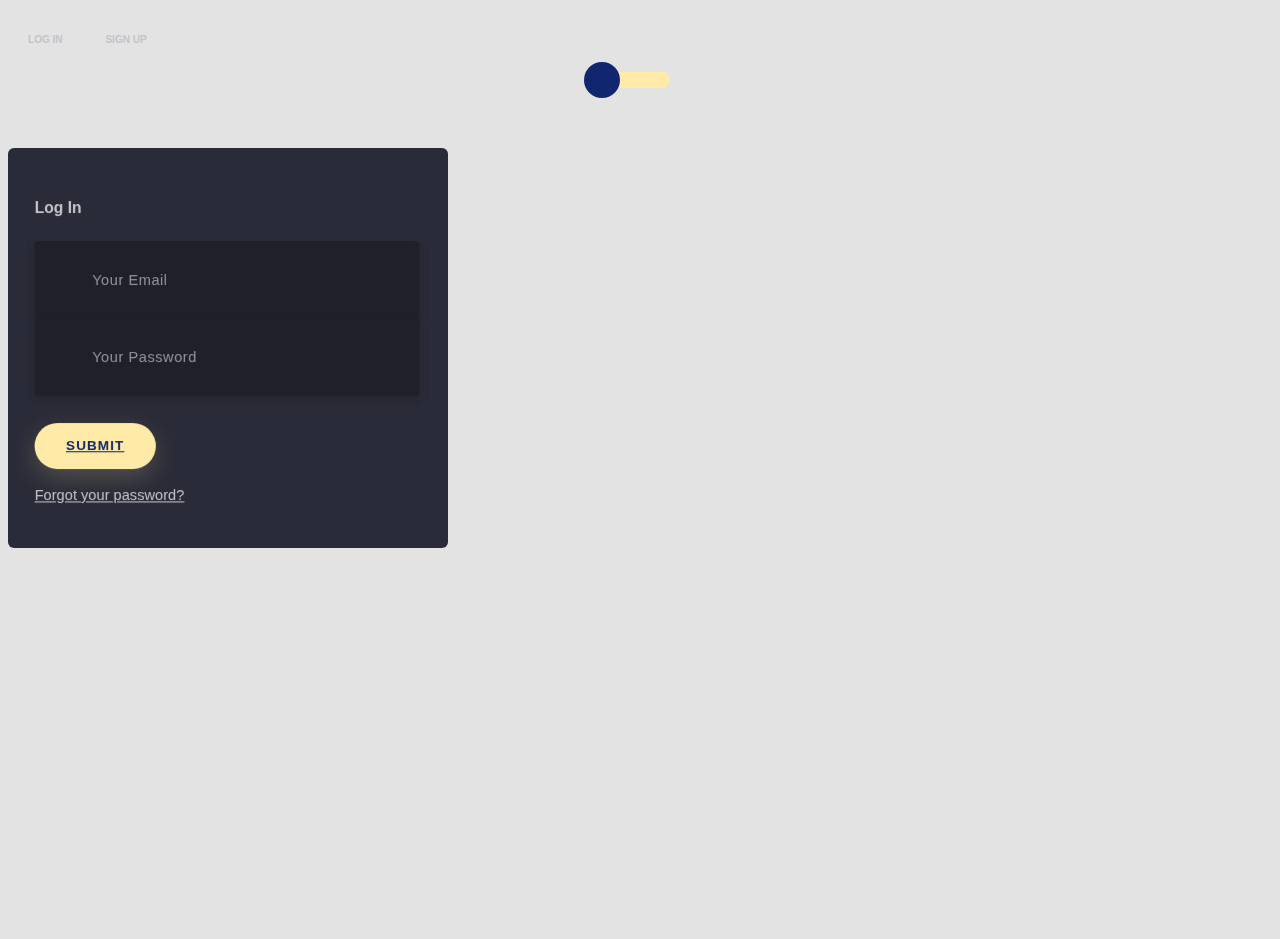
<file: WEEK-1/DAY-2/Task-2/index.html>
<!DOCTYPE html>
<html lang="en">
<head>
    <meta charset="UTF-8">
    <meta http-equiv="X-UA-Compatible" content="IE=edge">
    <meta name="viewport" content="width=device-width, initial-scale=1.0">
    <title>Document</title>
    <link rel="stylesheet" href="style.css">
    <script src="script.js"></script>
    <a href="https://front.codes/" class="logo" target="_blank">
        
      </a>
</head>
<body> 
      <div class="section">
        <div class="container">
          <div class="row full-height justify-content-center">
            <div class="col-12 text-center align-self-center py-5">
              <div class="section pb-5 pt-5 pt-sm-2 text-center">
                <h6 class="mb-0 pb-3"><span>Log In </span><span>Sign Up</span></h6>
                <input class="checkbox" type="checkbox" id="reg-log" name="reg-log" />
                <label for="reg-log"></label>
                <div class="card-3d-wrap mx-auto">
                  <div class="card-3d-wrapper">
                    <div class="card-front">
                      <div class="center-wrap">
                        <div class="section text-center">
                          <h4 class="mb-4 pb-3">Log In</h4>
                          <div class="form-group">
                            <input type="email" name="logemail" class="form-style" placeholder="Your Email" id="logemail" autocomplete="off">
                            <i class="input-icon uil uil-at"></i>
                          </div>
                          <div class="form-group mt-2">
                            <input type="password" name="logpass" class="form-style" placeholder="Your Password" id="logpass" autocomplete="off">
                            <i class="input-icon uil uil-lock-alt"></i>
                          </div><br>
                          <a href="#" class="btn mt-4">submit</a>
                          <p class="mb-0 mt-4 text-center"><a href="#0" class="link">Forgot your password?</a></p>
                        </div>
                      </div>
                    </div>
                    <div class="card-back">
                      <div class="center-wrap">
                        <div class="section text-center">
                          <h4 class="mb-4 pb-3">Sign Up</h4>
                          <div class="form-group">
                            <input type="text" name="logname" class="form-style" placeholder="Your Full Name" id="logname" autocomplete="off">
                            <i class="input-icon uil uil-user"></i>
                          </div>
                          <div class="form-group mt-2">
                            <input type="email" name="logemail" class="form-style" placeholder="Your Email" id="logemail" autocomplete="off">
                            <i class="input-icon uil uil-at"></i>
                          </div>
                          <div class="form-group mt-2">
                            <input type="password" name="logpass" class="form-style" placeholder="Your Password" id="logpass" autocomplete="off">
                            <i class="input-icon uil uil-lock-alt"></i>
                          </div><br>
                          <a href="#" class="btn mt-4">submit</a>
                        </div>
                      </div>
                    </div>
                  </div>
                </div>
              </div>
            </div>
          </div>
        </div>
      </div>    
</body>
</html>
</file>
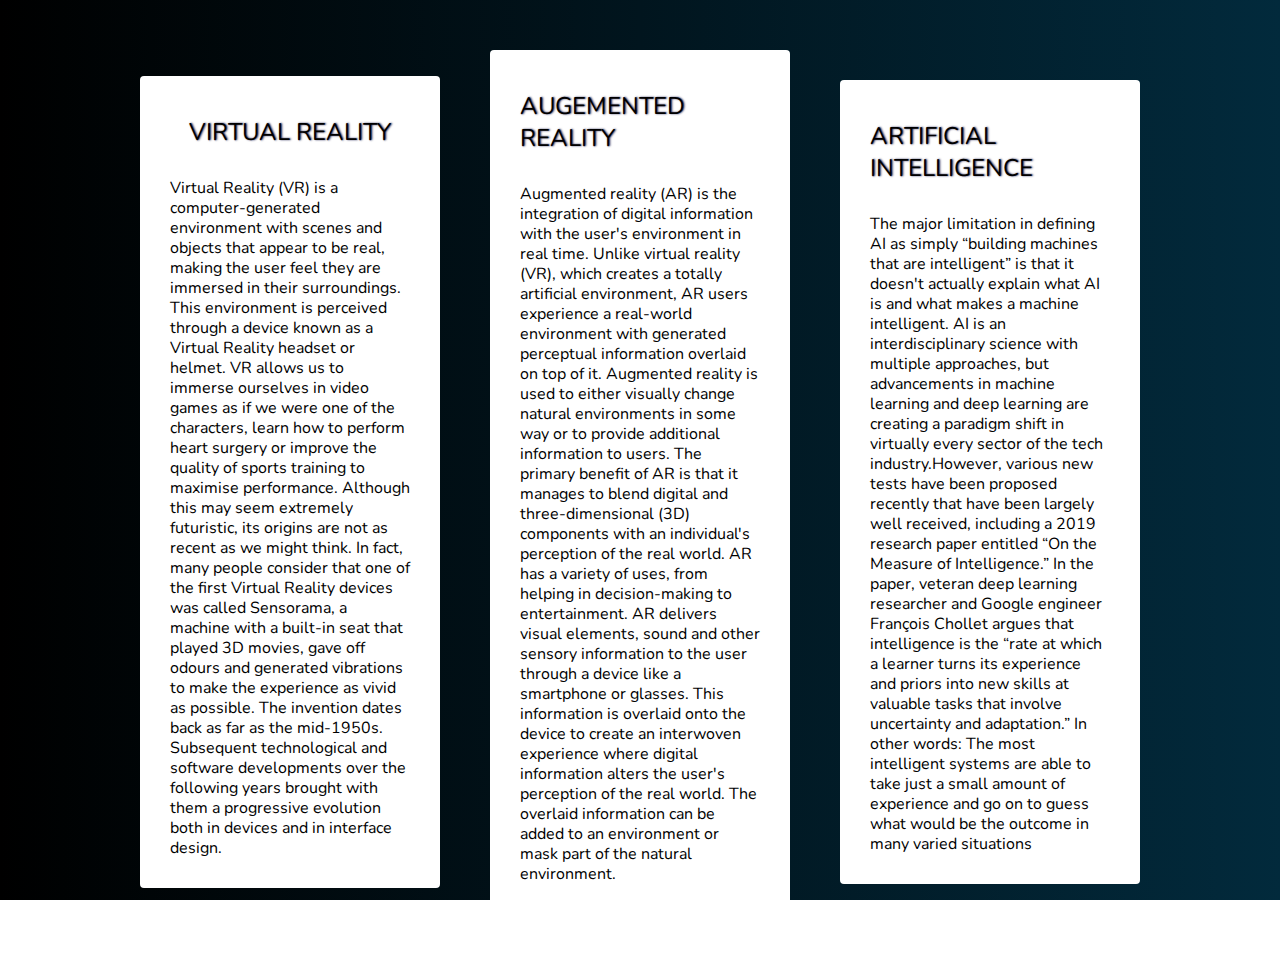
<file: WEEK-1/DAY-3/Task-1/index.html>
<!DOCTYPE html>
<html lang="en">
<head>
    <meta charset="UTF-8">
    <meta http-equiv="X-UA-Compatible" content="IE=edge">
    <meta name="viewport" content="width=device-width, initial-scale=1.0">
    <title>Flex-box</title>
    <link rel="stylesheet" href="style.css">
</head>
<body>
    <div class="card-container">
        <div class="card">
            <div class="card-title">Virtual Reality</div>
            <div class="card-text">
                Virtual Reality (VR) is a computer-generated environment with scenes and objects that appear to be real,
                making the user feel they are immersed in their surroundings. This environment is perceived through a device known as a Virtual Reality
                headset or helmet. VR allows us to immerse ourselves in video games as if we were one of the characters,
                learn how to perform heart surgery or improve the quality of sports training to maximise performance.
                Although this may seem extremely futuristic, its origins are not as recent as we might think. In fact,
                many people consider that one of the first Virtual Reality devices was called Sensorama, a machine with a 
                built-in seat that played 3D movies, gave off odours and generated vibrations to make the experience as vivid as possible. 
                The invention dates back as far as the mid-1950s. Subsequent technological and software developments over the following years brought 
                with them a progressive evolution both in devices and in interface design.
            </div>
        </div>
        <div class="card">
            <div class="card-title">Augemented Reality</div>
            <div class="card-text">
                Augmented reality (AR) is the integration of digital information with the user's environment 
                in real time. Unlike virtual reality (VR), which creates a totally artificial environment, 
                AR users experience a real-world environment with generated perceptual information overlaid on top of it.
                Augmented reality is used to either visually change natural environments in some way or to provide 
                additional information to users. The primary benefit of AR is that it manages to blend digital 
                and three-dimensional (3D) components with an individual's perception of the real world. 
                AR has a variety of uses, from helping in decision-making to entertainment.
                AR delivers visual elements, sound and other sensory information to the user through a 
                device like a smartphone or glasses. This information is overlaid onto the device to 
                create an interwoven experience where digital information alters the user's perception 
                of the real world. The overlaid information can be added to an environment or mask part 
                of the natural environment.
            </div>
        </div>
        <div class="card">
            <div class="card-title">Artificial Intelligence</div>
            <div class="card-text">
                The major limitation in defining AI as simply “building machines that are intelligent” 
                is that it doesn't actually explain what AI is and what makes a machine intelligent. 
                AI is an interdisciplinary science with multiple approaches, but advancements in 
                machine learning and deep learning are creating a paradigm shift in virtually 
                every sector of the tech industry.However, various new tests have been proposed recently
                that have been largely well received, including a 2019 research paper entitled 
                “On the Measure of Intelligence.” In the paper, veteran deep learning researcher 
                and Google engineer François Chollet argues that intelligence is the “rate at which a 
                learner turns its experience and priors into new skills at valuable tasks that involve 
                uncertainty and adaptation.” In other words: The most intelligent systems are able to 
                take just a small amount of experience and go on to guess what would be the outcome in 
                many varied situations
            </div>
        </div>
    </div>
</body>
</html>
</file>
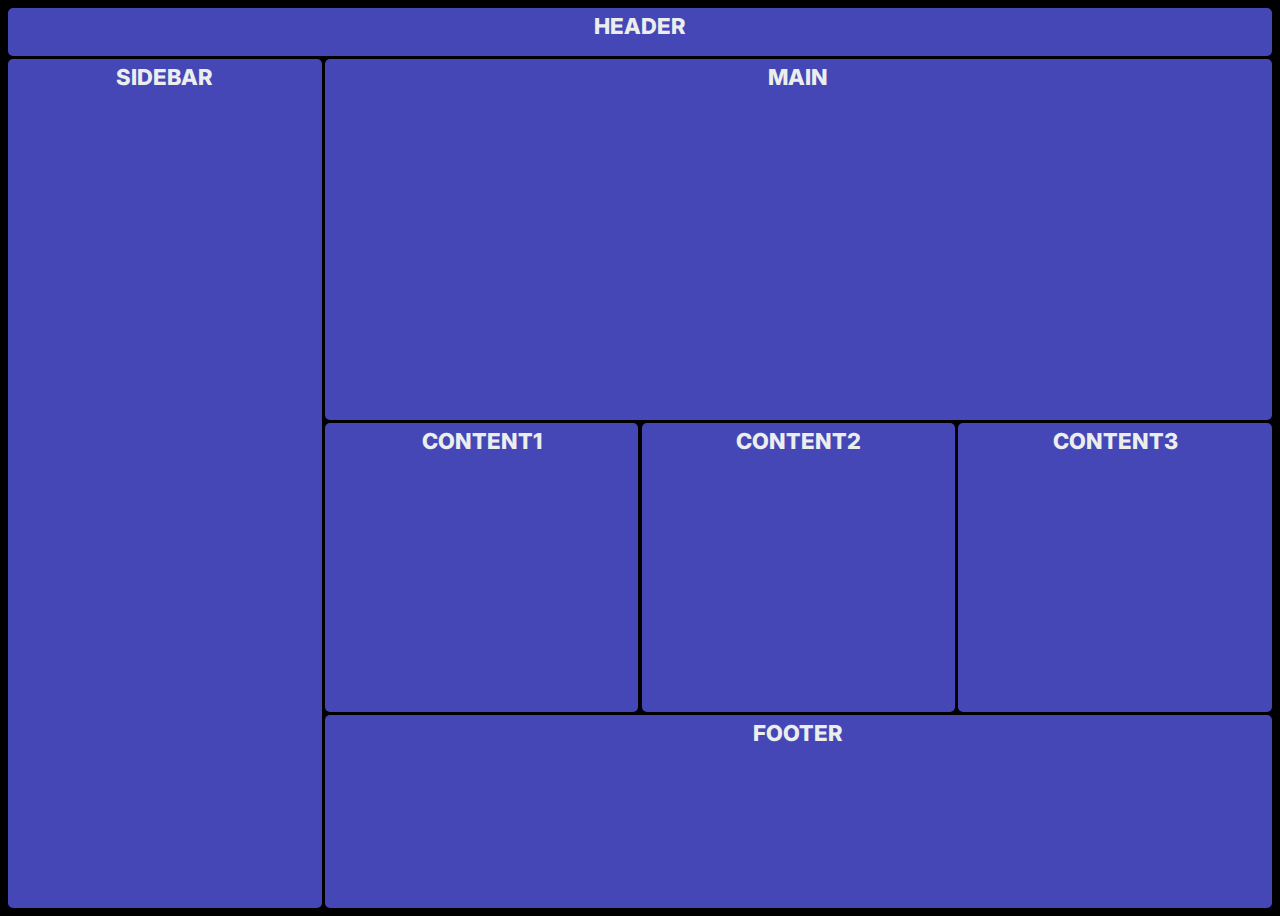
<file: WEEK-1/DAY-3/Task-2/index.html>
<!DOCTYPE html>
<html lang="en">
<head>
    <meta charset="UTF-8">
    <meta http-equiv="X-UA-Compatible" content="IE=edge">
    <meta name="viewport" content="width=device-width, initial-scale=1.0">
    <title>Document</title>
    <link href="https://fonts.googleapis.com/css?family=Inter:400,800,900&display=swap" rel="stylesheet">
    <link rel="stylesheet" href="style.css">
</head>
<body>
    <div class="container">
        <nav>Header</nav>
        <main>Main</main>
        <div id="sidebar">Sidebar</div>
        <div id="content1">Content1</div>
        <div id="content2">Content2</div>
        <div id="content3">Content3</div>
        <footer>Footer</footer>
      </div>
    
</body>
</html>
</file>
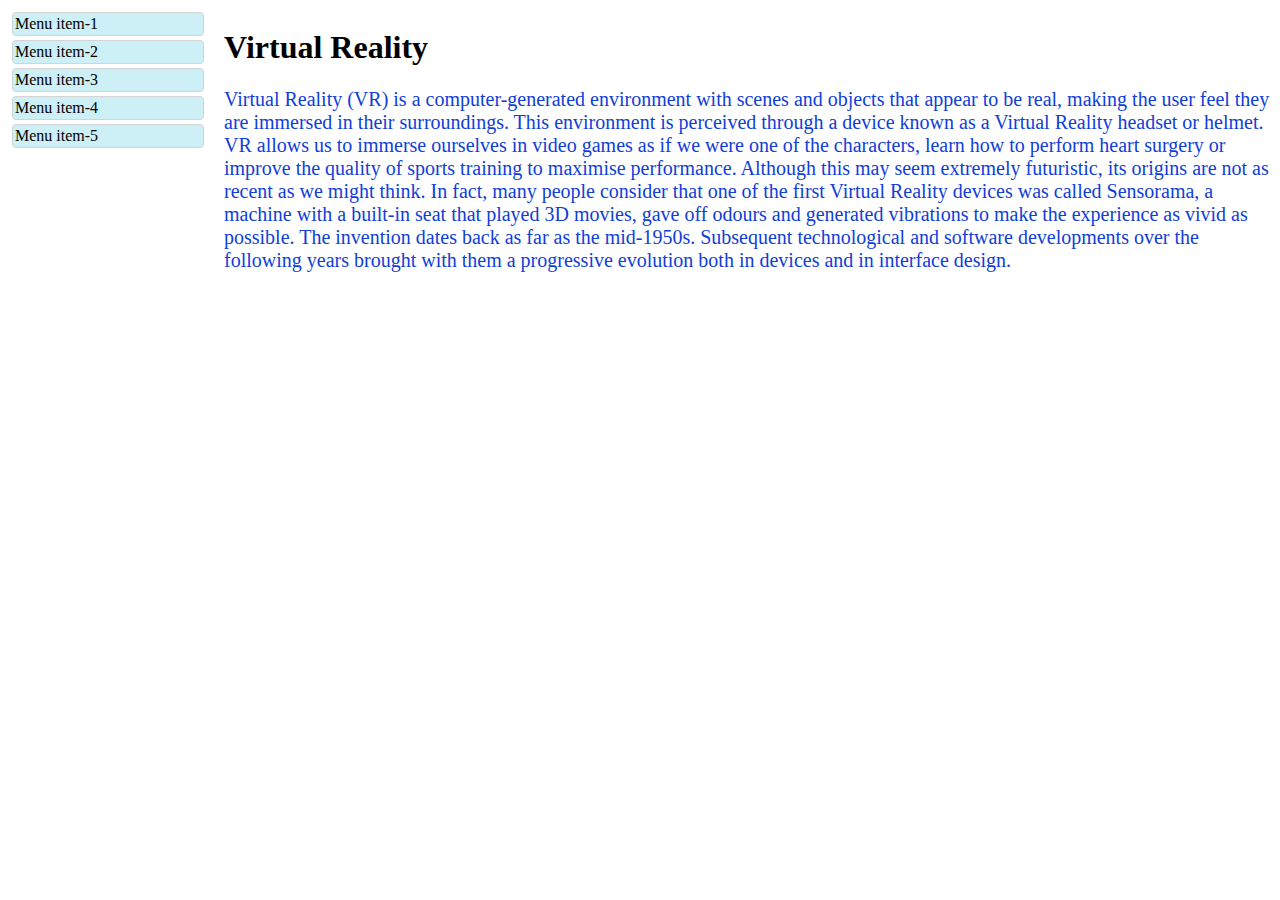
<file: WEEK-1/DAY-3/Task-3/index.html>
<!DOCTYPE html>
<html>
<head>
  <title>Task-3</title>
<meta name="viewport" content="width=device-width, initial-scale=1.0">
<link rel="stylesheet" type="text/css" href="style.css"/>

<style>

</style>
</head>
<body>

<div class="wrapper">
  <div id="leftsidebar">
    <ul id="menulist">
      <li class="menuitem">Menu item-1</item-1></li>
      <li class="menuitem">Menu item-2</li>
      <li class="menuitem">Menu item-3</li>
      <li class="menuitem">Menu item-4</li>
      <li class="menuitem">Menu item-5</li>
    </ul>
  </div>
  
  <div id="main">
    <h1>Virtual Reality</h1>
    <p>Virtual Reality (VR) is a computer-generated environment with scenes and objects that appear to be real,
      making the user feel they are immersed in their surroundings. This environment is perceived through a device known as a Virtual Reality
      headset or helmet. VR allows us to immerse ourselves in video games as if we were one of the characters,
      learn how to perform heart surgery or improve the quality of sports training to maximise performance.
      Although this may seem extremely futuristic, its origins are not as recent as we might think. In fact,
      many people consider that one of the first Virtual Reality devices was called Sensorama, a machine with a 
      built-in seat that played 3D movies, gave off odours and generated vibrations to make the experience as vivid as possible. 
      The invention dates back as far as the mid-1950s. Subsequent technological and software developments over the following years brought 
      with them a progressive evolution both in devices and in interface design.</p>
</div>

</body>
</html>
</file>
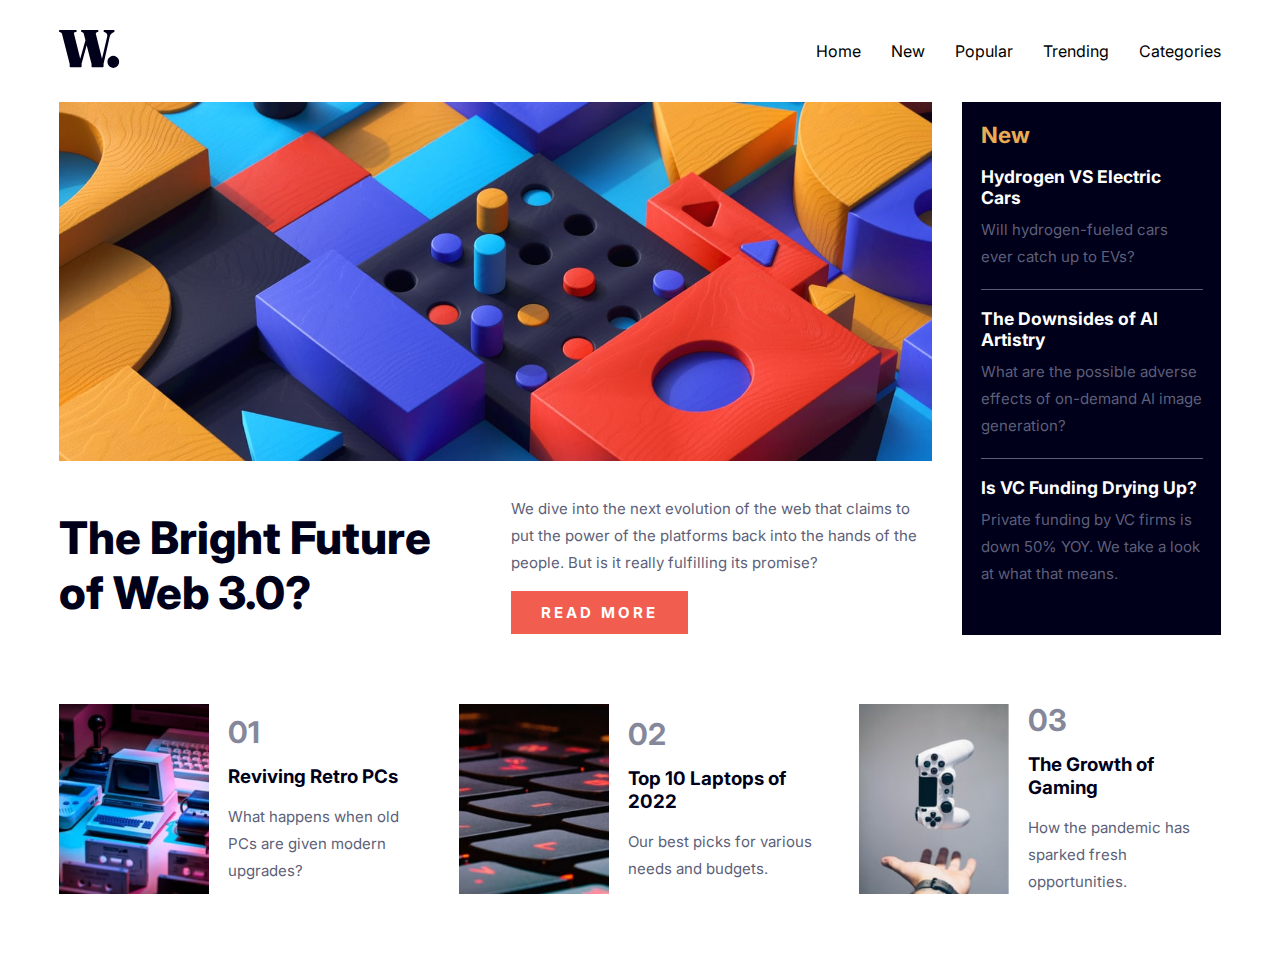
<file: WEEK-1/DAY-4&5/Task-1/index.html>
<!DOCTYPE html>
<html lang="en">
  <head>
    <meta charset="UTF-8" />
    <meta name="viewport" content="width=device-width, initial-scale=1.0" />
    <link rel="icon" type="image/png" sizes="32x32" href="./images/favicon-32x32.png"/>
    <link rel="stylesheet" href="style.css" />
    <title>News</title>
  </head>
  <body>
    <header class="main">
      <div>
        <img src="./assets/images/logo.svg" alt="" />
      </div>
      <nav>
        <button id="menu-close">
          <img src="./assets/images/icon-menu-close.svg" alt="" />
        </button>

        <ul>
          <li>Home</li>
          <li>New</li>
          <li>Popular</li>
          <li>Trending</li>
          <li>Categories</li>
        </ul>
      </nav>
      <div class="menu-button">
        <button id="menu-button">
          <img src="./assets/images/icon-menu.svg" alt="" />
        </button>
      </div>
    </header>
    <section class="showcase">
      <div>
        <picture>
          <source
            media="(min-width: 768px)"
            srcset="./assets/images/image-web-3-desktop.jpg"
          />
          <img src="./assets/images/image-web-3-mobile.jpg" alt="" />
        </picture>
        <article>
          <h1>The Bright Future of Web 3.0?</h1>
          <div>
            <p>
              We dive into the next evolution of the web that claims to put the
              power of the platforms back into the hands of the people. But is
              it really fulfilling its promise?
            </p>
            <button>Read more</button>
          </div>
        </article>
      </div>
      <div>
        <h2>New</h2>
        <article>
          <h3>Hydrogen VS Electric Cars</h3>
          <p>Will hydrogen-fueled cars ever catch up to EVs?</p>
        </article>
        <article>
          <h3>The Downsides of AI Artistry</h3>
          <p>
            What are the possible adverse effects of on-demand AI image
            generation?
          </p>
        </article>
        <article>
          <h3>Is VC Funding Drying Up?</h3>
          <p>
            Private funding by VC firms is down 50% YOY. We take a look at what
            that means.
          </p>
        </article>
      </div>
    </section>
    <div class="cards">
      <article>
        <img src="./assets/images/image-retro-pcs.jpg" alt="" />
        <div>
          <span>01</span>
          <h4>Reviving Retro PCs</h4>
          <p>What happens when old PCs are given modern upgrades?</p>
        </div>
      </article>
      <article>
        <img src="./assets/images/image-top-laptops.jpg" alt="" />
        <div>
          <span>02</span>
          <h4>Top 10 Laptops of 2022</h4>
          <p>Our best picks for various needs and budgets.</p>
        </div>
      </article>
      <article>
        <img src="./assets/images/image-gaming-growth.jpg" alt="" />
        <div>
          <span>03</span>
          <h4>The Growth of Gaming</h4>
          <p>How the pandemic has sparked fresh opportunities.</p>
        </div>
      </article>
    </div>
    <script src="index.js"></script>
  </body>
</html>
</file>
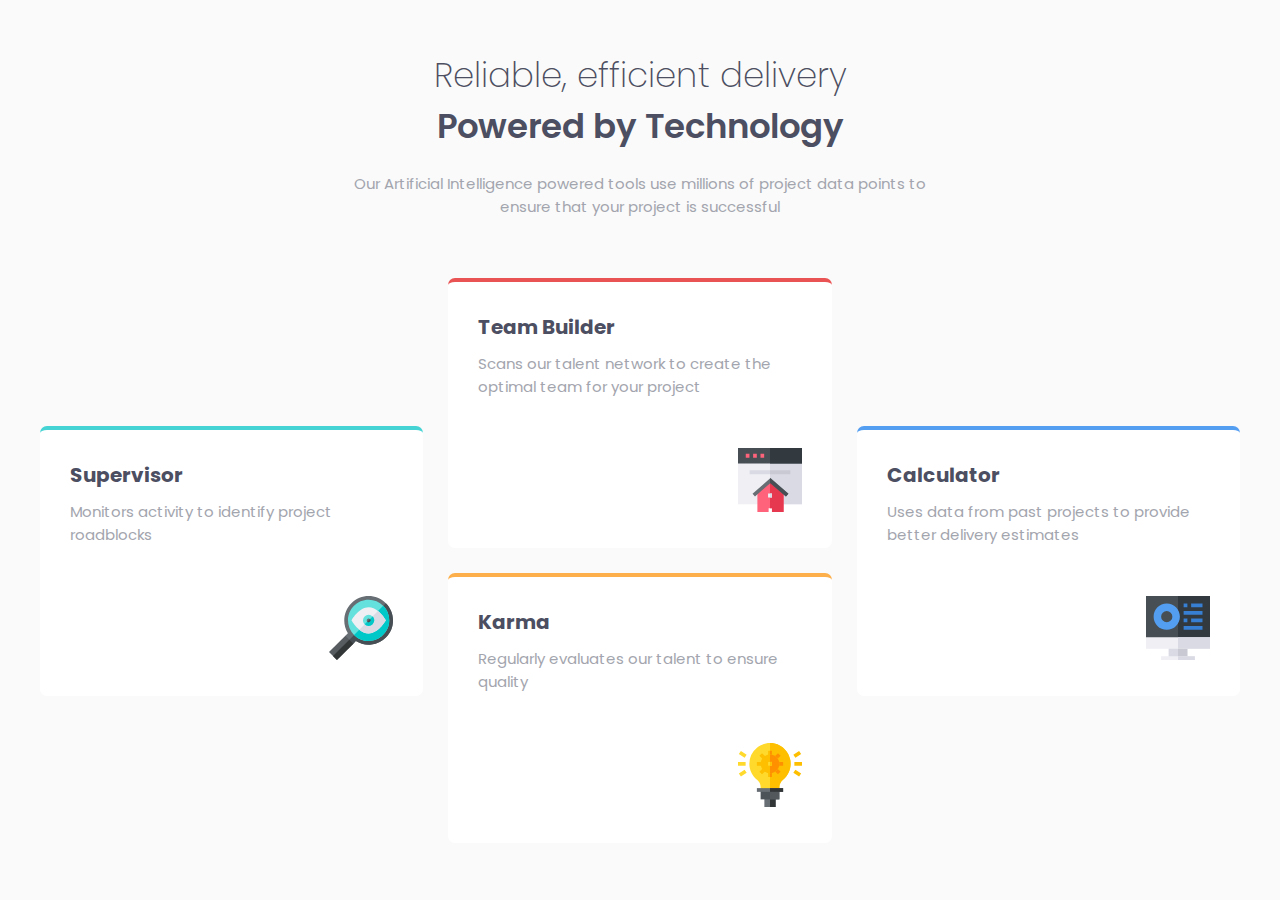
<file: WEEK-1/DAY-4&5/Task-2/index.html>
<!DOCTYPE html>
<html lang="en">
<head>
  <meta charset="UTF-8">
  <meta http-equiv="X-UA-Compatible" content="IE=edge">
  <meta name="viewport" content="width=device-width, initial-scale=1.0">
  <link rel="stylesheet" href="style.css">
  <title>Document</title>
</head>
<body>
  <div class="container">
    <header>
      <h2>Reliable, efficient delivery</h2>
      <h3>Powered by Technology</h3>
      <p>Our Artificial Intelligence powered tools use millions of project data points
        to ensure that your project is successful</p>
    </header>
    <section class="main">
      <div class="box box1">
        <div class="box-text">
          <h5>Supervisor</h5>
          <p>Monitors activity to identify project roadblocks</p>
        </div>
        <img src="images/icon-supervisor.svg" alt="">
      </div>
      <div class="box-container">
        <div class="box box2">
          <div class="box-text">
            <h5>Team Builder</h5>
            <p>Scans our talent network to create the optimal team for your project</p>
          </div>
          <img src="images/icon-team-builder.svg" alt="">
        </div>
        <div class="box box3">
          <div class="box-text">
            <h5>Karma</h5>
            <p>Regularly evaluates our talent to ensure quality</p>
          </div>
          <img src="images/icon-karma.svg" alt="">
        </div>
      </div>
      <div class="box box4">
        <div class="box-text">
          <h5>Calculator</h5>
          <p>Uses data from past projects to provide better delivery estimates</p>
        </div>
        <img src="images/icon-calculator.svg" alt="">
      </div>
    </section>
  </div>
</body>
</html>
</file>
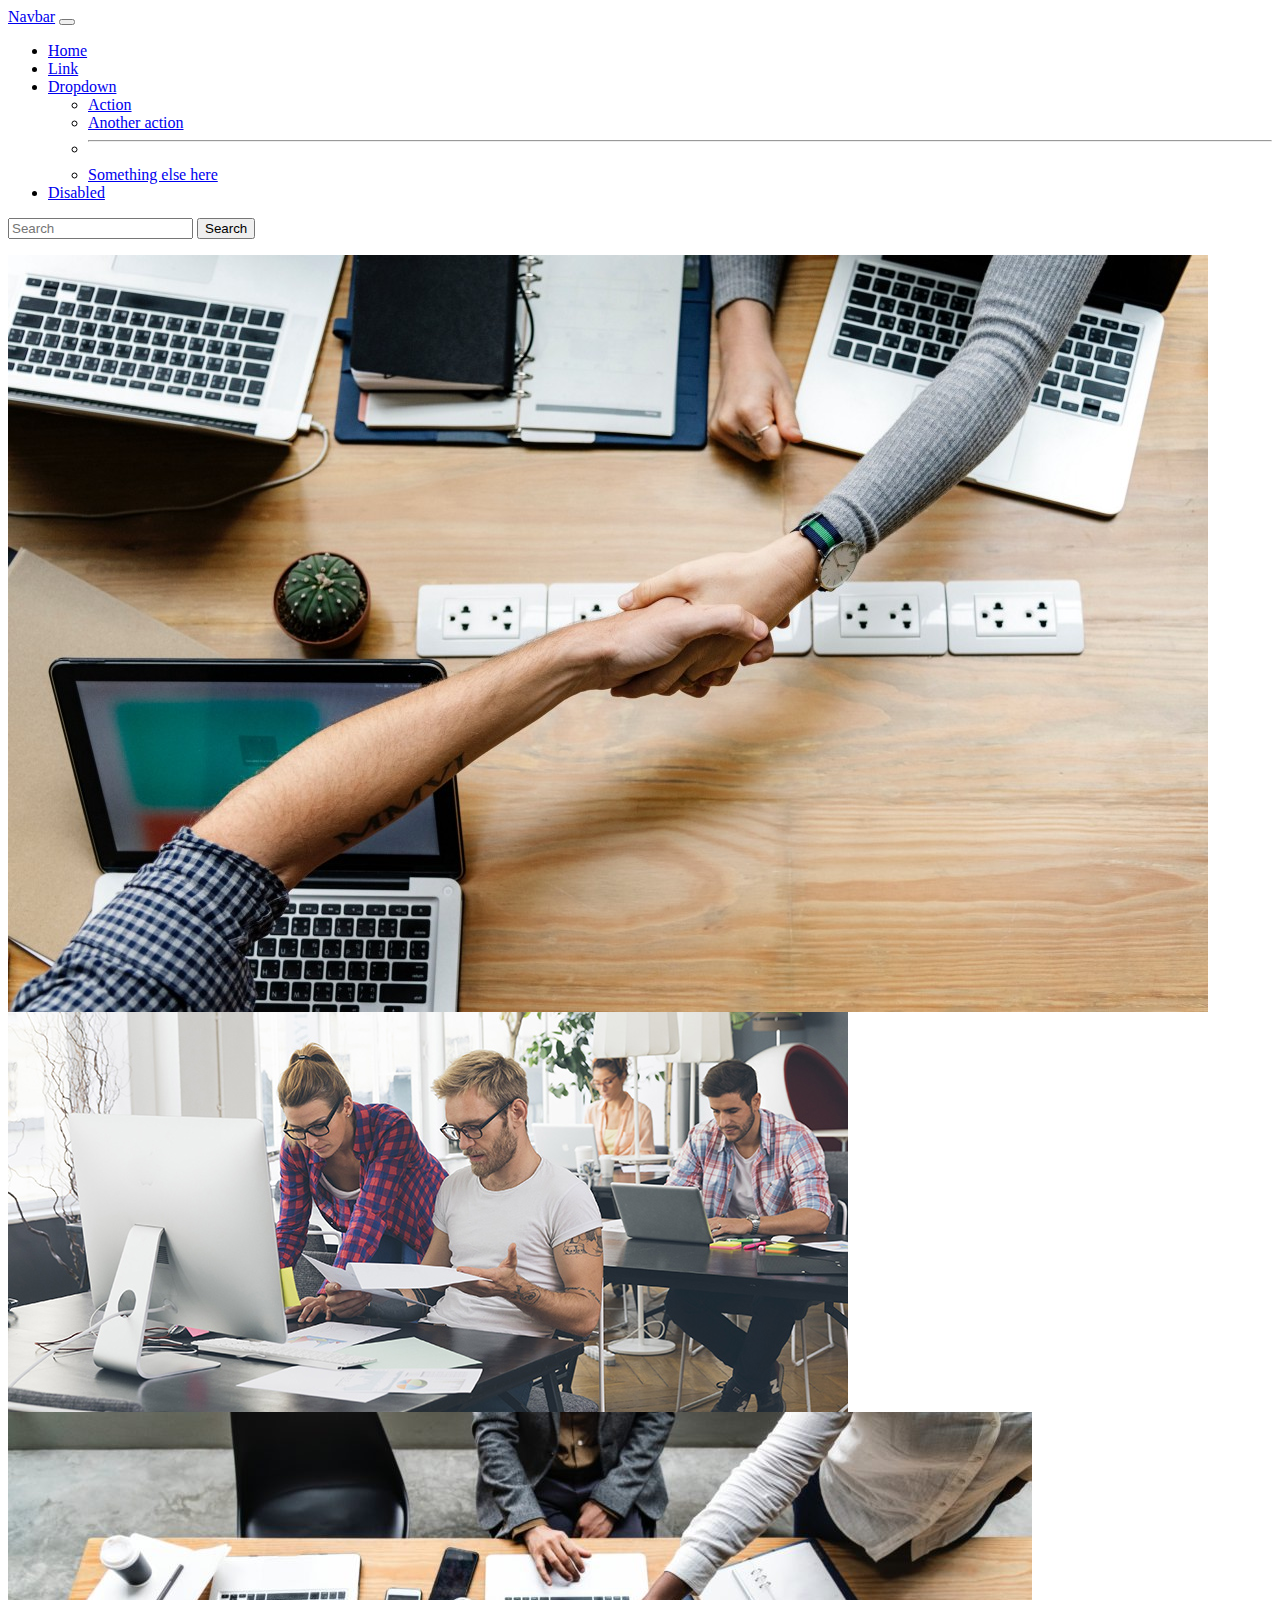
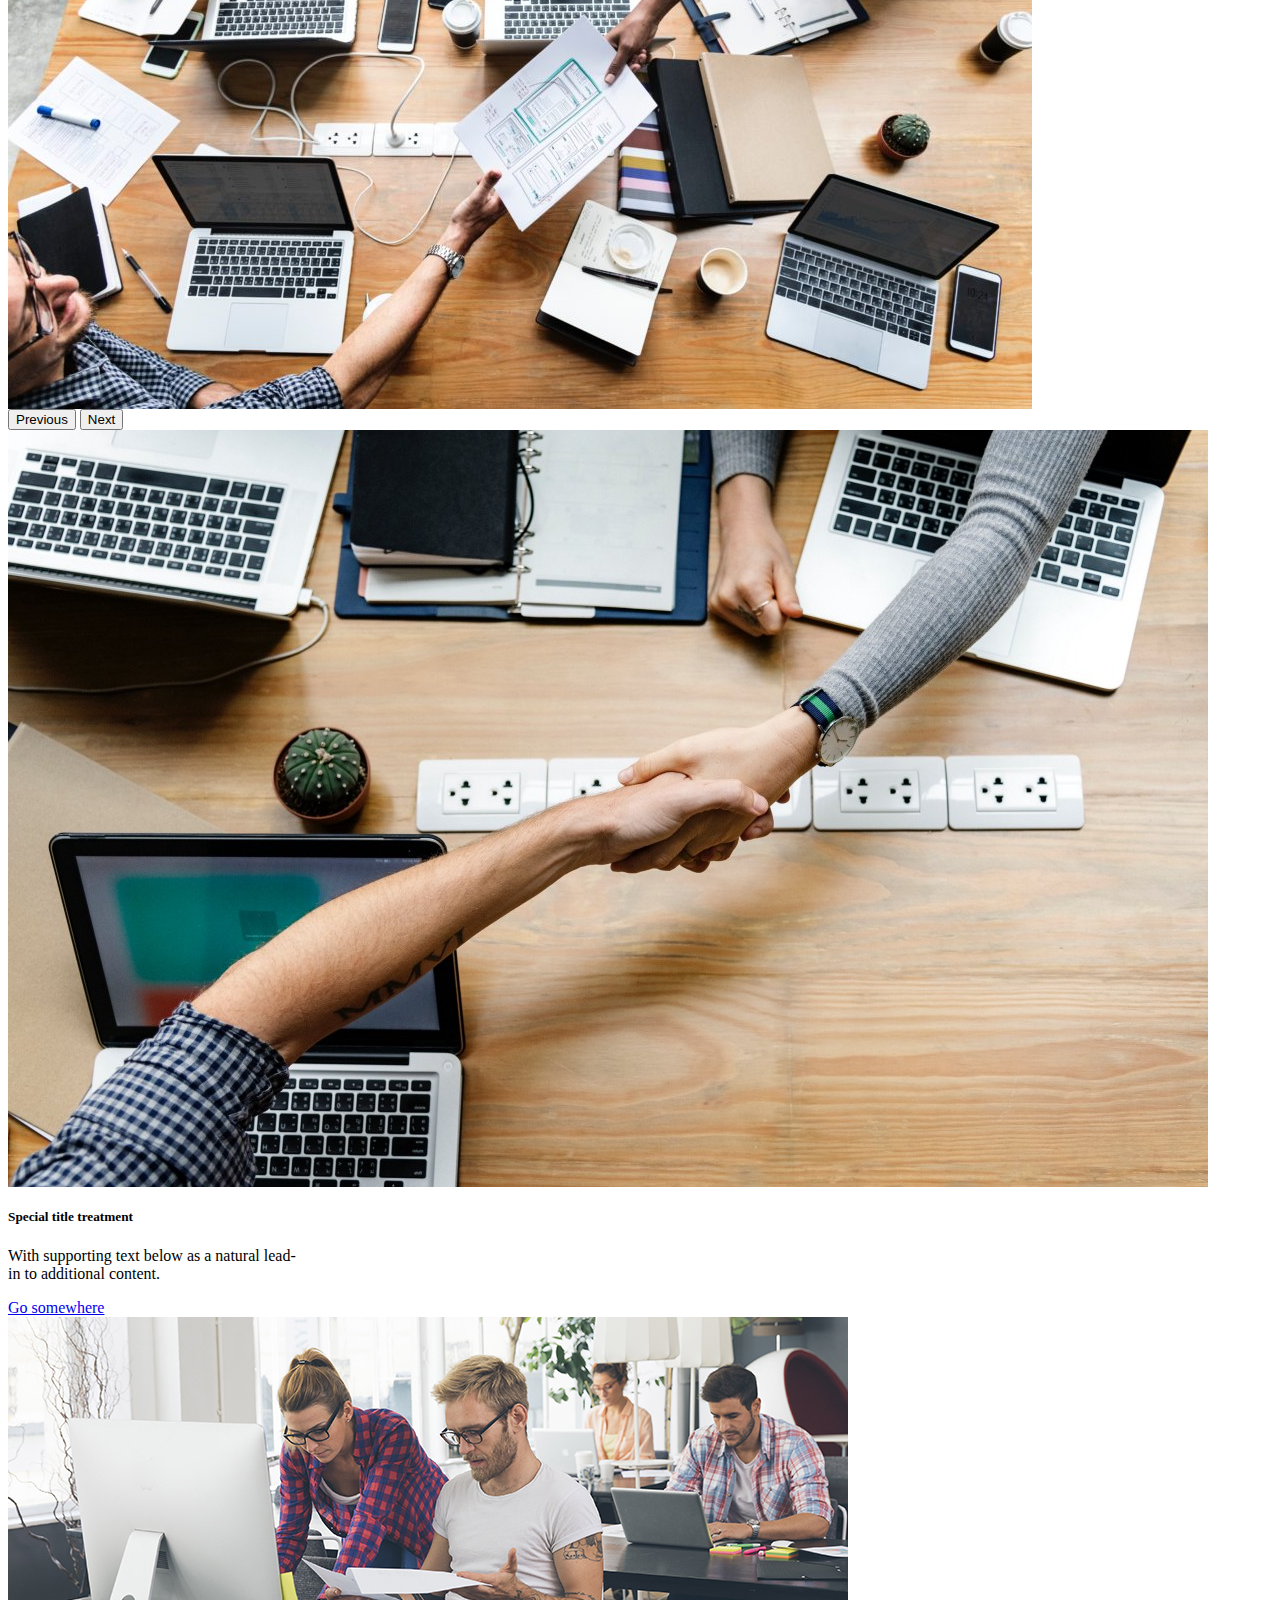
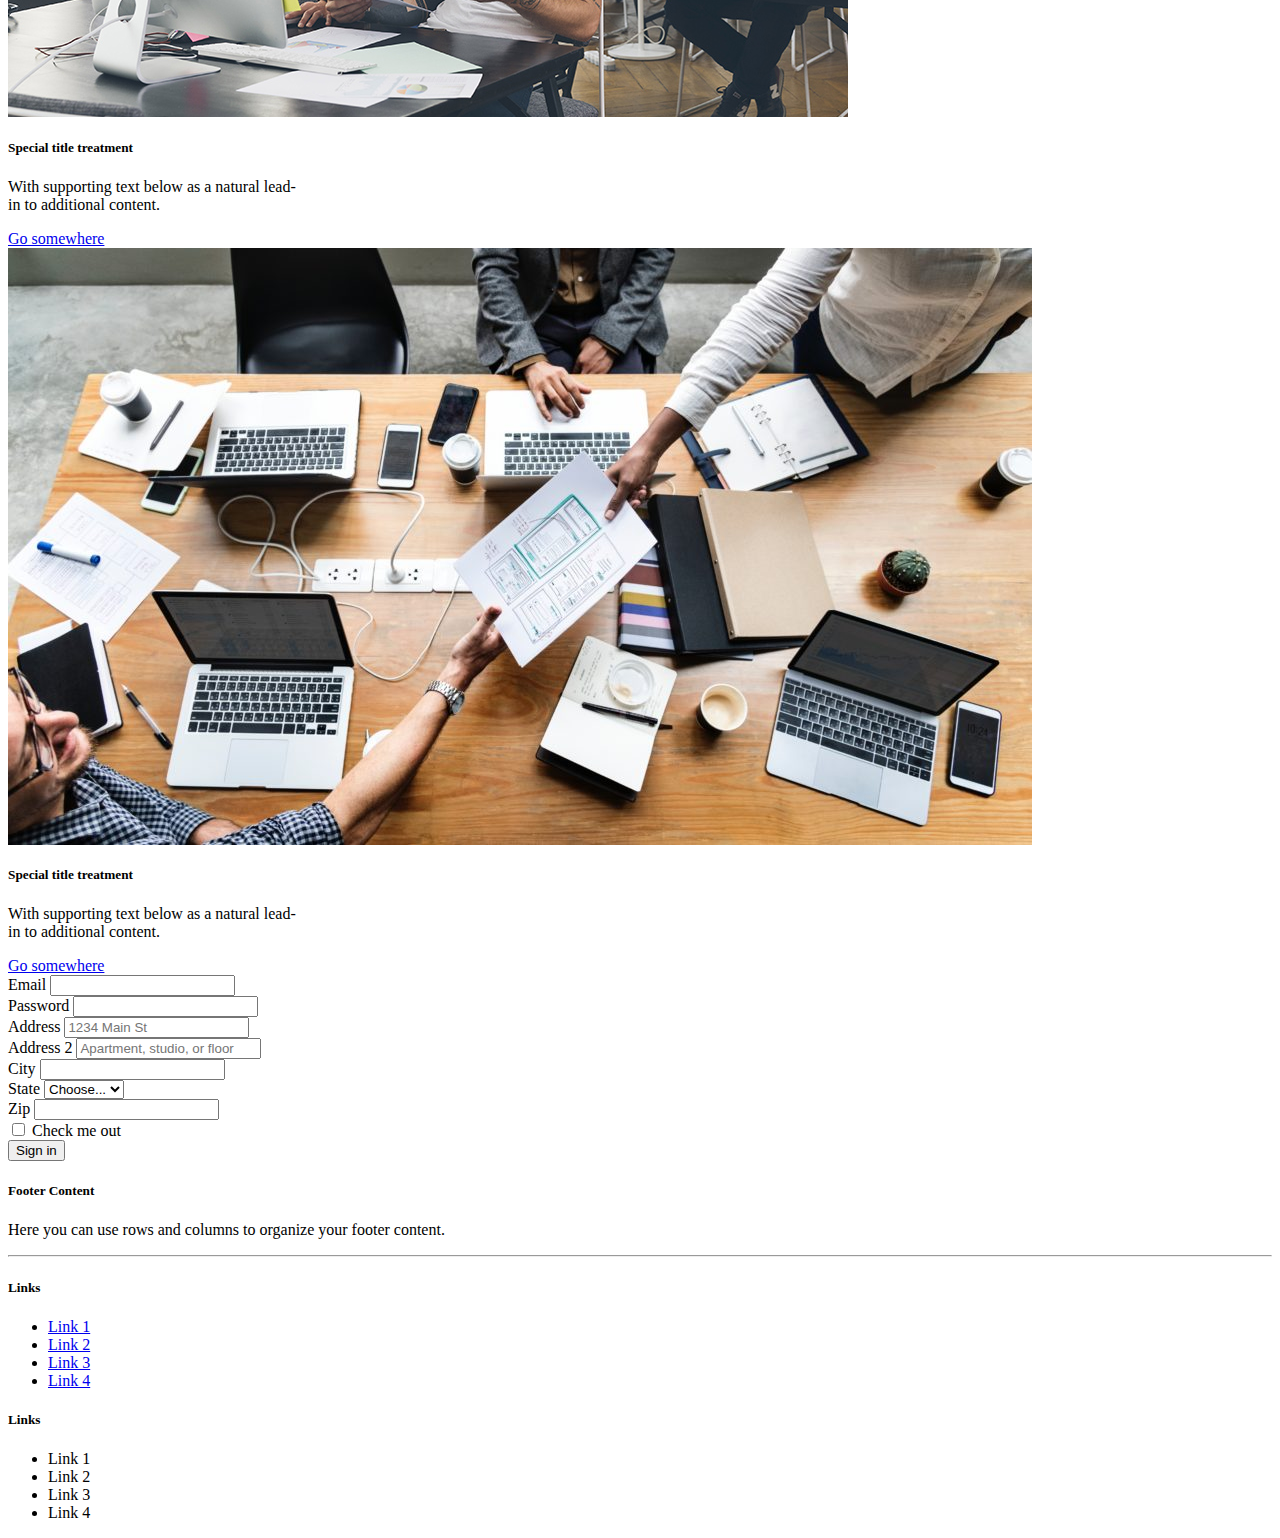
<file: WEEK-2/DAY-1/bootstrap website/index.html>
<html>
    <title>Bootstrap</title>
    <head>
        <link href="https://cdn.jsdelivr.net/npm/bootstrap@5.0.2/dist/css/bootstrap.min.css" rel="stylesheet" 
        integrity="sha384-EVSTQN3/azprG1Anm3QDgpJLIm9Nao0Yz1ztcQTwFspd3yD65VohhpuuCOmLASjC" crossorigin="anonymous">
        <script src="https://cdn.jsdelivr.net/npm/@popperjs/core@2.9.2/dist/umd/popper.min.js" 
        integrity="sha384-IQsoLXl5PILFhosVNubq5LC7Qb9DXgDA9i+tQ8Zj3iwWAwPtgFTxbJ8NT4GN1R8p" crossorigin="anonymous"></script>
        <script src="https://cdn.jsdelivr.net/npm/bootstrap@5.0.2/dist/js/bootstrap.min.js" 
        integrity="sha384-cVKIPhGWiC2Al4u+LWgxfKTRIcfu0JTxR+EQDz/bgldoEyl4H0zUF0QKbrJ0EcQF" crossorigin="anonymous"></script>

    </head>
    <body>
        <nav class="navbar navbar-expand-lg navbar-light bg-light">
            <div class="container-fluid">
              <a class="navbar-brand" href="#">Navbar</a>
              <button class="navbar-toggler" type="button" data-bs-toggle="collapse" data-bs-target="#navbarSupportedContent" aria-controls="navbarSupportedContent" aria-expanded="false" aria-label="Toggle navigation">
                <span class="navbar-toggler-icon"></span>
              </button>
              <div class="collapse navbar-collapse" id="navbarSupportedContent">
                <ul class="navbar-nav me-auto mb-2 mb-lg-0">
                  <li class="nav-item">
                    <a class="nav-link active" aria-current="page" href="#">Home</a>
                  </li>
                  <li class="nav-item">
                    <a class="nav-link" href="#">Link</a>
                  </li>
                  <li class="nav-item dropdown">
                    <a class="nav-link dropdown-toggle" href="#" id="navbarDropdown" role="button" data-bs-toggle="dropdown" aria-expanded="false">
                      Dropdown
                    </a>
                    <ul class="dropdown-menu" aria-labelledby="navbarDropdown">
                      <li><a class="dropdown-item" href="#">Action</a></li>
                      <li><a class="dropdown-item" href="#">Another action</a></li>
                      <li><hr class="dropdown-divider"></li>
                      <li><a class="dropdown-item" href="#">Something else here</a></li>
                    </ul>
                  </li>
                  <li class="nav-item">
                    <a class="nav-link disabled" href="#" tabindex="-1" aria-disabled="true">Disabled</a>
                  </li>
                </ul>
                <form class="d-flex">
                  <input class="form-control me-2" type="search" placeholder="Search" aria-label="Search">
                  <button class="btn btn-outline-success" type="submit">Search</button>
                </form>
              </div>
            </div>
          </nav>

          <div id="carouselExampleControls" class="carousel slide" data-bs-ride="carousel">
            <div class="carousel-inner">
              <div class="carousel-item active">
                <img src="image/image5.jpg" class="d-block w-100" alt="...">
              </div>
              <div class="carousel-item">
                <img src="image/image3.jpg" class="d-block w-100" alt="...">
              </div>
              <div class="carousel-item">
                <img src="image/image4.jpg" class="d-block w-100" alt="...">
              </div>
            </div>
            <button class="carousel-control-prev" type="button" data-bs-target="#carouselExampleControls" data-bs-slide="prev">
              <span class="carousel-control-prev-icon" aria-hidden="true"></span>
              <span class="visually-hidden">Previous</span>
            </button>
            <button class="carousel-control-next" type="button" data-bs-target="#carouselExampleControls" data-bs-slide="next">
              <span class="carousel-control-next-icon" aria-hidden="true"></span>
              <span class="visually-hidden">Next</span>
            </button>
          </div>
          <div class="row p-5 justify-content-center">
            <div class="card" style="width: 18rem;">
              <img src="image/image5.jpg" class="card-img-top" alt="....">
              <div class="card-body">
                <h5 class="card-title">Special title treatment</h5>
                <p class="card-text">With supporting text below as a natural lead-in to additional content.</p>
                <a href="#" class="btn btn-primary">Go somewhere</a>
              </div>
            </div>
            
            <div class="card text-center" style="width: 18rem;">
              <img src="image/image3.jpg" class="card-img-top" alt="....">
              <div class="card-body">
                <h5 class="card-title">Special title treatment</h5>
                <p class="card-text">With supporting text below as a natural lead-in to additional content.</p>
                <a href="#" class="btn btn-primary">Go somewhere</a>
              </div>
            </div>
            
            <div class="card text-end" style="width: 18rem;">
              <img src="image/image4.jpg" class="card-img-top" alt="....">
              <div class="card-body">
                <h5 class="card-title">Special title treatment</h5>
                <p class="card-text">With supporting text below as a natural lead-in to additional content.</p>
                <a href="#" class="btn btn-primary">Go somewhere</a>
              </div>
            </div>
          </div>
           
          
          <form class="row g-3 p-5">
            <div class="col-md-6">
              <label for="inputEmail4" class="form-label">Email</label>
              <input type="email" class="form-control" id="inputEmail4">
            </div>
            <div class="col-md-6">
              <label for="inputPassword4" class="form-label">Password</label>
              <input type="password" class="form-control" id="inputPassword4">
            </div>
            <div class="col-12">
              <label for="inputAddress" class="form-label">Address</label>
              <input type="text" class="form-control" id="inputAddress" placeholder="1234 Main St">
            </div>
            <div class="col-12">
              <label for="inputAddress2" class="form-label">Address 2</label>
              <input type="text" class="form-control" id="inputAddress2" placeholder="Apartment, studio, or floor">
            </div>
            <div class="col-md-6">
              <label for="inputCity" class="form-label">City</label>
              <input type="text" class="form-control" id="inputCity">
            </div>
            <div class="col-md-4">
              <label for="inputState" class="form-label">State</label>
              <select id="inputState" class="form-select">
                <option selected>Choose...</option>
                <option>...</option>
              </select>
            </div>
            <div class="col-md-2">
              <label for="inputZip" class="form-label">Zip</label>
              <input type="text" class="form-control" id="inputZip">
            </div>
            <div class="col-12">
              <div class="form-check">
                <input class="form-check-input" type="checkbox" id="gridCheck">
                <label class="form-check-label" for="gridCheck">
                  Check me out
                </label>
              </div>
            </div>
            <div class="col-12">
              <button type="submit" class="btn btn-primary">Sign in</button>
            </div>
          </form>
          <!-- Footer -->
<footer class="page-footer font-small blue pt-4 bg-light">

  <!-- Footer Links -->
  <div class="container-fluid text-center text-md-left">

    <!-- Grid row -->
    <div class="row">

      <!-- Grid column -->
      <div class="col-md-6 mt-md-0 mt-3">

        <!-- Content -->
        <h5 class="text-uppercase">Footer Content</h5>
        <p>Here you can use rows and columns to organize your footer content.</p>

      </div>
      <!-- Grid column -->

      <hr class="clearfix w-100 d-md-none pb-3">

      <!-- Grid column -->
      <div class="col-md-3 mb-md-0 mb-3">

        <!-- Links -->
        <h5 class="text-uppercase">Links</h5>

        <ul class="list-unstyled">
          <li>
            <a href="#!">Link 1</a>
          </li>
          <li>
            <a href="#!">Link 2</a>
          </li>
          <li>
            <a href="#!">Link 3</a>
          </li>
          <li>
            <a href="#!">Link 4</a>
          </li>
        </ul>

      </div>
      <!-- Grid column -->

      <!-- Grid column -->
      <div class="col-md-3 mb-md-0 mb-3">

        <!-- Links -->
        <h5 class="text-uppercase">Links</h5>

        <ul class="list-unstyled">
          <li>
            Link 1
          </li>
          <li>
            Link 2
          </li>
          <li>
            Link 3
          </li>
          <li>
            Link 4
          </li>
        </ul>

      </div>
      <!-- Grid column -->

    </div>
    <!-- Grid row -->

  </div>
  <!-- Footer Links -->

  

</footer>
<!-- Footer -->
        </body>
</html>
</file>
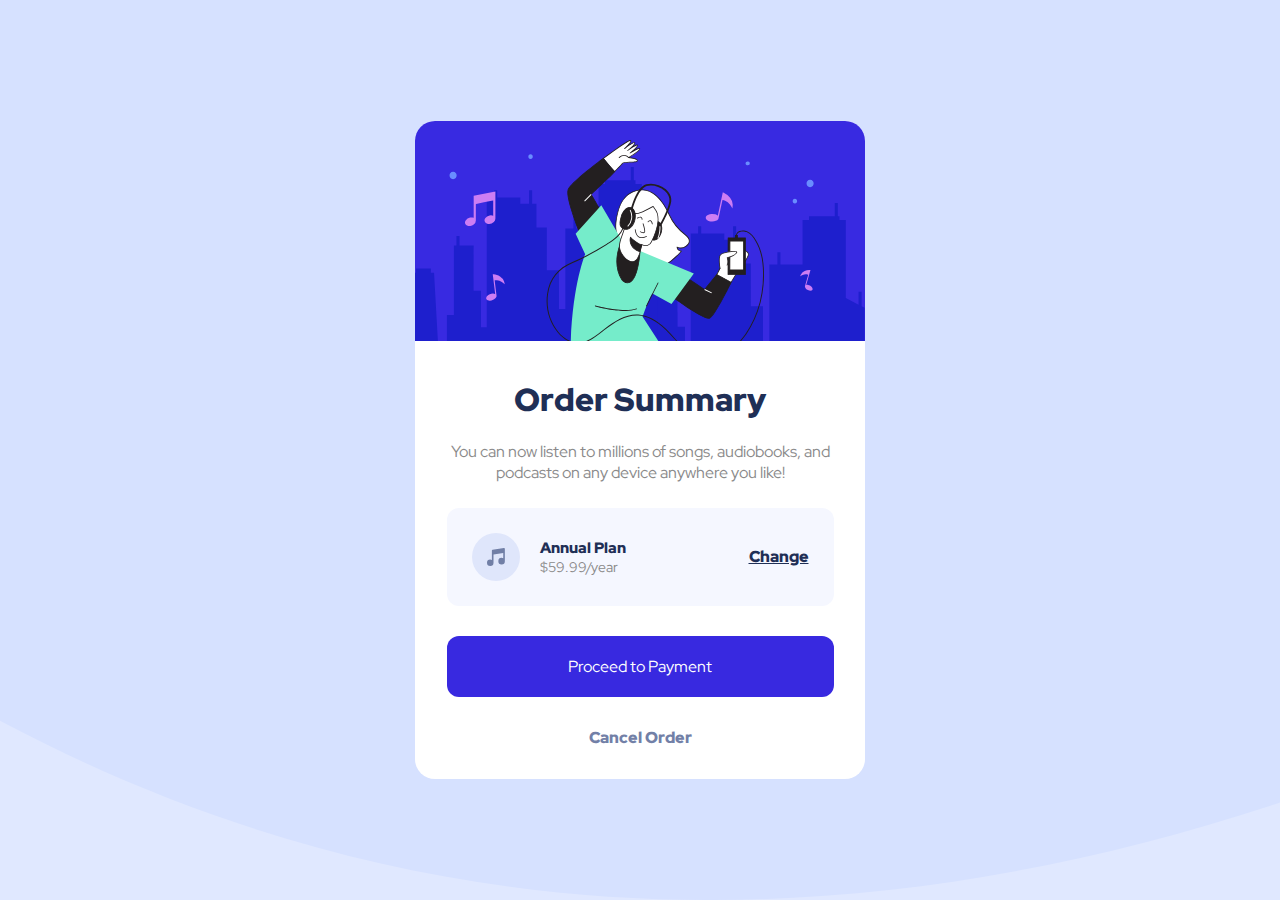
<file: WEEK-1/DAY-4&5/Task-3/Order summary component/index.html>
<!DOCTYPE html>
<html lang="en">
<head>
  <meta charset="UTF-8">
  <meta name="viewport" content="width=device-width, initial-scale=1.0"> <!-- displays site properly based on user's device -->
  <link rel="icon" type="image/png" sizes="32x32" href="./images/favicon-32x32.png">
  <link rel="stylesheet" href="style.css">
  <title>Order summary card</title>
</head>
<body>
  <div class="container">
    <div class="hero">
      <img src="images/illustration-hero.svg" alt="">
    </div>
    <div class="text-content">
      <h2 class="title">
        Order Summary
      </h2>
      <p class="subtitle">
        You can now listen to millions of songs, audiobooks, and podcasts on any
        device anywhere you like!
      </p>
      <div class="plan-box">
        <div class="plan-box-left">
          <img src="images/icon-music.svg" alt="">
          <div>
            <h5>Annual Plan</h5>
            <p>$59.99/year</p>
          </div>
        </div>
        <a href="#">Change</a>
      </div>
      <a href="#" class="proceed-btn">Proceed to Payment</a>
      <a href="#" class="cancel-btn">Cancel Order</a>
    </div>
  </div>
</body>
</html>
</file>
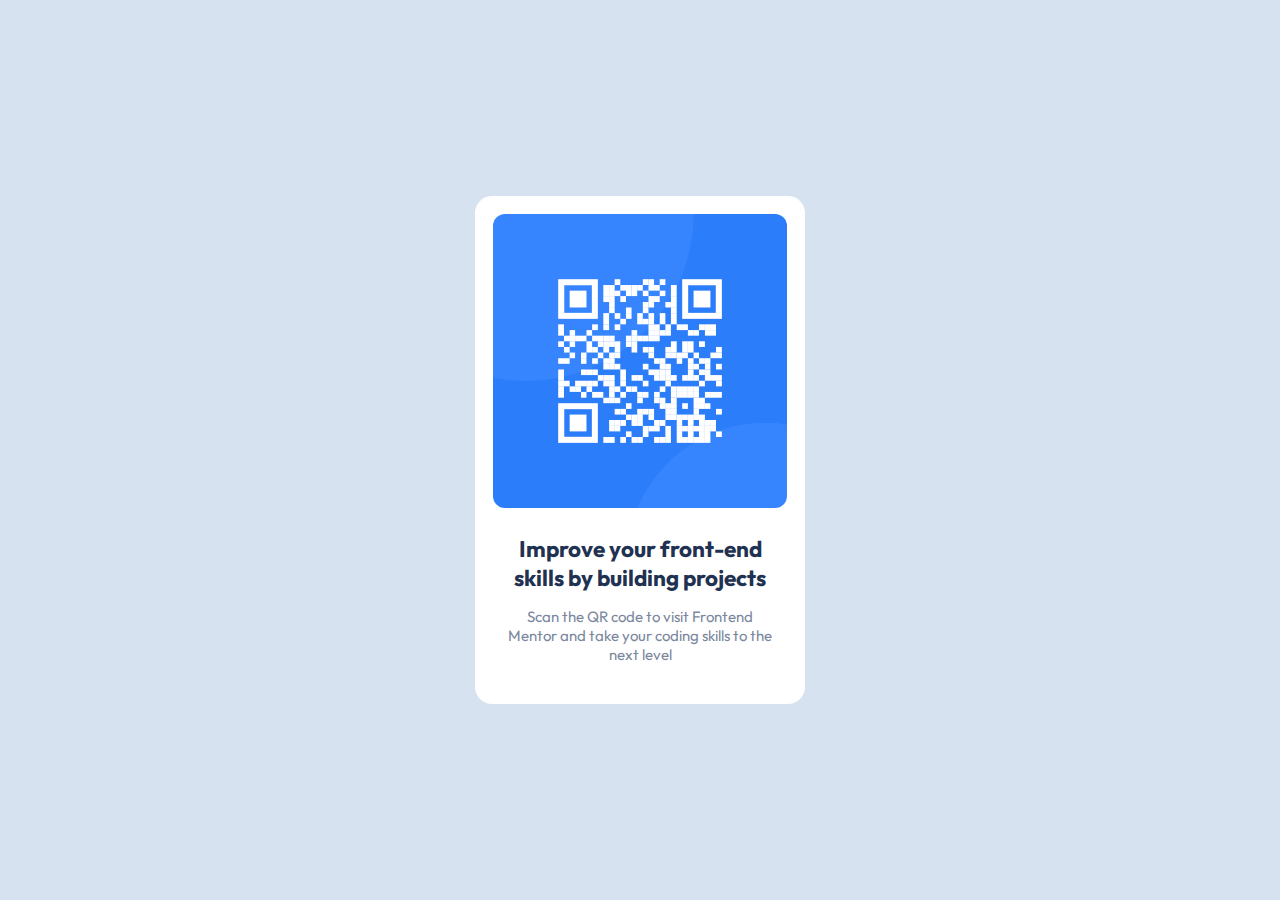
<file: WEEK-1/DAY-4&5/Task-4/QR code component/index.html>
<!DOCTYPE html>
<html lang="en">
<head>
  <meta charset="UTF-8">
  <meta name="viewport" content="width=device-width, initial-scale=1.0">
  <link rel="icon" type="image/png" sizes="32x32" href="./images/favicon-32x32.png">
  <link rel="stylesheet" href="style.css">
  <title>QR code component</title>
</head>
<body>
  <div class="container">
    <div class="card">
      <img src="images/image-qr-code.png" alt="">
      <div class="text">
        <h2>Improve your front-end skills by building projects</h2>
        <p>Scan the QR code to visit Frontend Mentor and take your coding skills to the next level</p>
      </div>
    </div>
  </div>
</body>
</html>
</file>
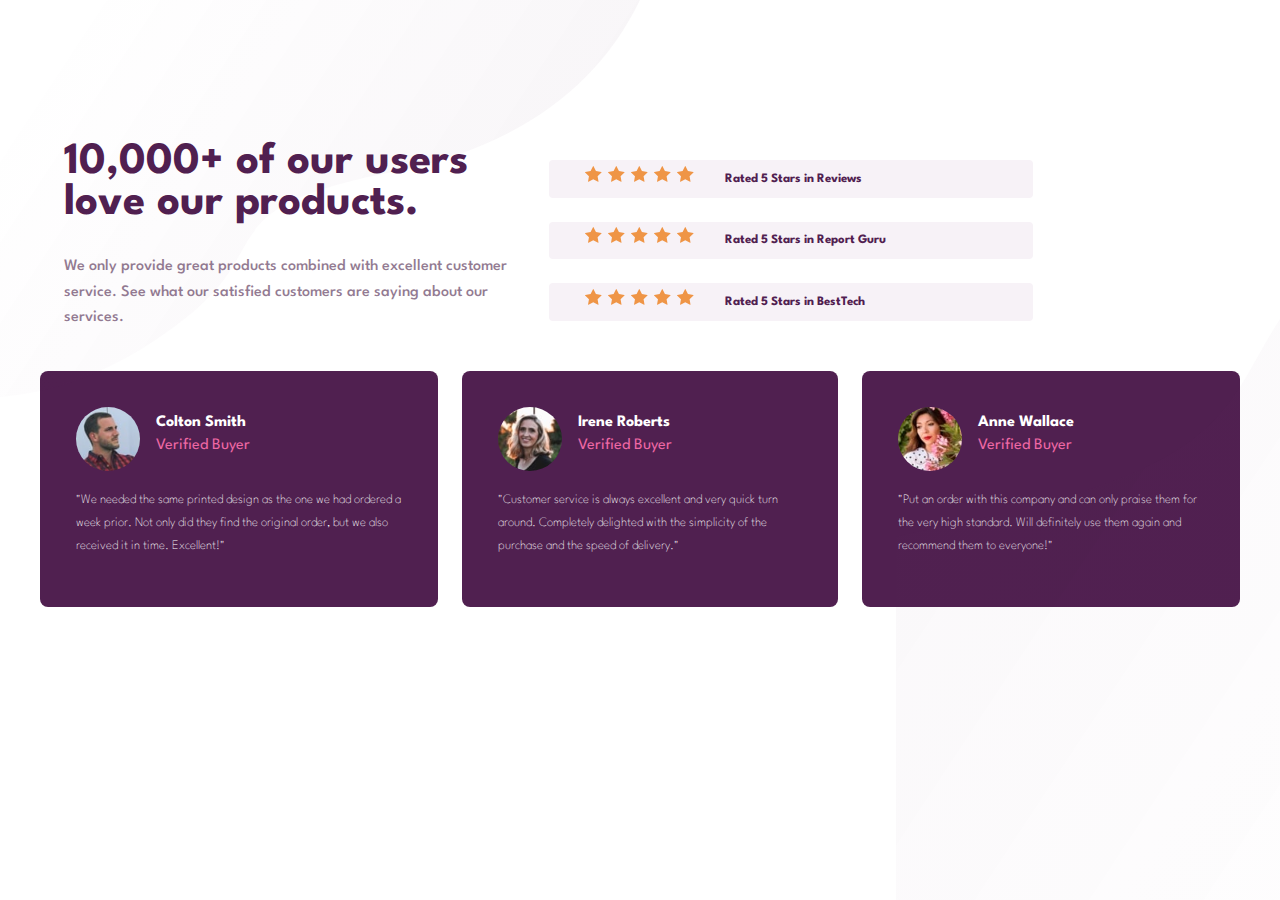
<file: WEEK-1/DAY-4&5/Task-5/social proof/index.html>
<!DOCTYPE html>
<html lang="en">
<head>
    <meta charset="UTF-8" />
    <meta name="viewport" content="width=device-width, initial-scale=1.0" />
    <link rel="icon" type="image/png" sizes="32x32" href="images/favicon-32x32.png" />
    <title>Social proof section</title>
    <link rel="stylesheet" href="style.css">
</head>
<body>
    <main>
        <div class="pattern-top" aria-hidden="true"></div>
        <div class="pattern-bottom" aria-hidden="true"></div>
        <div class="content-wrapper">
            <div class="content-upside">
                <div class="upside_title">
                    <h1>
                        10,000+ of our users love our products.
                    </h1>
                    <p>
                        We only provide great products combined with excellent customer service.
                        See what our satisfied customers are saying about our services.
                    </p>
                </div>
                <div class="upside_rated">
                    <div class="rated-card">
                        <div class="card-icon">
                            <img src="images/icon-star.svg" alt="">
                            <img src="images/icon-star.svg" alt="">
                            <img src="images/icon-star.svg" alt="">
                            <img src="images/icon-star.svg" alt="">
                            <img src="images/icon-star.svg" alt="">
                        </div>
                        <p>Rated 5 Stars in Reviews</p>
                    </div>
                    <div class="rated-card">
                        <div class="card-icon">
                            <img src="images/icon-star.svg" alt="">
                            <img src="images/icon-star.svg" alt="">
                            <img src="images/icon-star.svg" alt="">
                            <img src="images/icon-star.svg" alt="">
                            <img src="images/icon-star.svg" alt="">
                        </div>
                        <p>Rated 5 Stars in Report Guru</p>
                    </div>
                    <div class="rated-card">
                        <div class="card-icon">
                            <img src="images/icon-star.svg" alt="">
                            <img src="images/icon-star.svg" alt="">
                            <img src="images/icon-star.svg" alt="">
                            <img src="images/icon-star.svg" alt="">
                            <img src="images/icon-star.svg" alt="">
                        </div>
                        <p>Rated 5 Stars in BestTech</p>
                    </div>
                </div>
            </div>
            <div class="content-downside">
                <div class="downside-quote-card">
                    <div class="quote-header">
                        <div class="img-profile">
                            <img src="images/image-colton.jpg" alt="">
                        </div>
                        <div class="name-role">
                            <p>Colton Smith</p>
                            <span>Verified Buyer</span>
                        </div>
                    </div>
                    <div class="quote-body">
                        <p>
                            "We needed the same printed design as the one we had ordered a week prior.
                            Not only did they find the original order, but we also received it in time.
                            Excellent!"
                        </p>
                    </div>
                </div>
                <div class="downside-quote-card">
                    <div class="quote-header">
                        <div class="img-profile">
                            <img src="images/image-irene.jpg" alt="">
                        </div>
                        <div class="name-role">
                            <p>Irene Roberts</p>
                            <span>Verified Buyer</span>
                        </div>
                    </div>
                    <div class="quote-body">
                        <p>
                            "Customer service is always excellent and very quick turn around. Completely
                            delighted with the simplicity of the purchase and the speed of delivery."
                        </p>
                    </div>
                </div>
                <div class="downside-quote-card">
                    <div class="quote-header">
                        <div class="img-profile">
                            <img src="images/image-anne.jpg" alt="">
                        </div>
                        <div class="name-role">
                            <p>Anne Wallace</p>
                            <span>Verified Buyer</span>
                        </div>
                    </div>
                    <div class="quote-body">
                        <p>
                            "Put an order with this company and can only praise them for the very high
                            standard. Will definitely use them again and recommend them to everyone!"
                        </p>
                    </div>
                </div>
            </div>
        </div>
    </main>
</body>

</html>
</file>
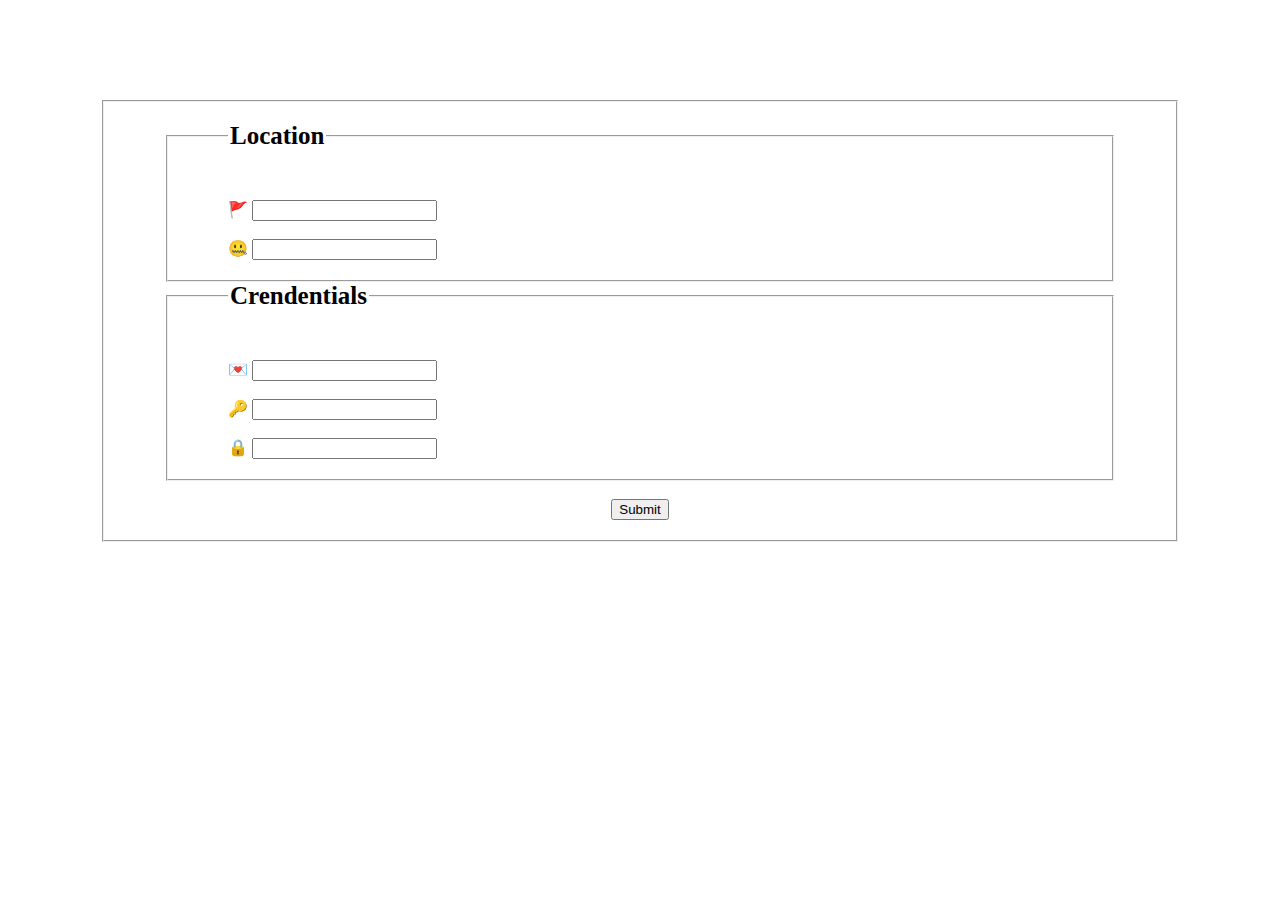
<file: WEEK-1/DAY-1/TASK-2/form.html>
<!DOCTYPE html>
<html lang="en">
<head>
    <meta charset="UTF-8">
    <meta http-equiv="X-UA-Compatible" content="IE=edge">
    <meta name="viewport" content="width=device-width, initial-scale=1.0">
    <link rel="stylesheet" href="style.css">
    <title>Document</title>
</head>
<body>
    <form>
        <div class="location">
            <fieldset>
                <fieldset>
                    <legend>Location</legend>
                    <div class="input">
                        <label>&#128681</label>
                        <input type="text" name="location" required/>
                    </div><br>
                    <div class="input">
                        <label>&#129296</label>
                        <input type="text" name="location" required/>
                    </div>
                </fieldset>
                <fieldset>
                    <legend>Crendentials</legend>
                    <div class="input">
                        <label>&#128140</label>
                        <input type="email" name="location" required/>
                    </div><br>
                    <div class="input">
                        <label>&#128273</label>
                        <input type="password" name="location" required/>
                    </div><br>
                    <div class="input">
                        <label>&#128274</label>
                        <input type="text" name="location" required/>
                    </div>
                    
                </fieldset>
                <br>
                    <center><input type="submit" name="submit"/></center>
            </fieldset>
            </div>
        
    </form>
    
</body>
</html>
</file>
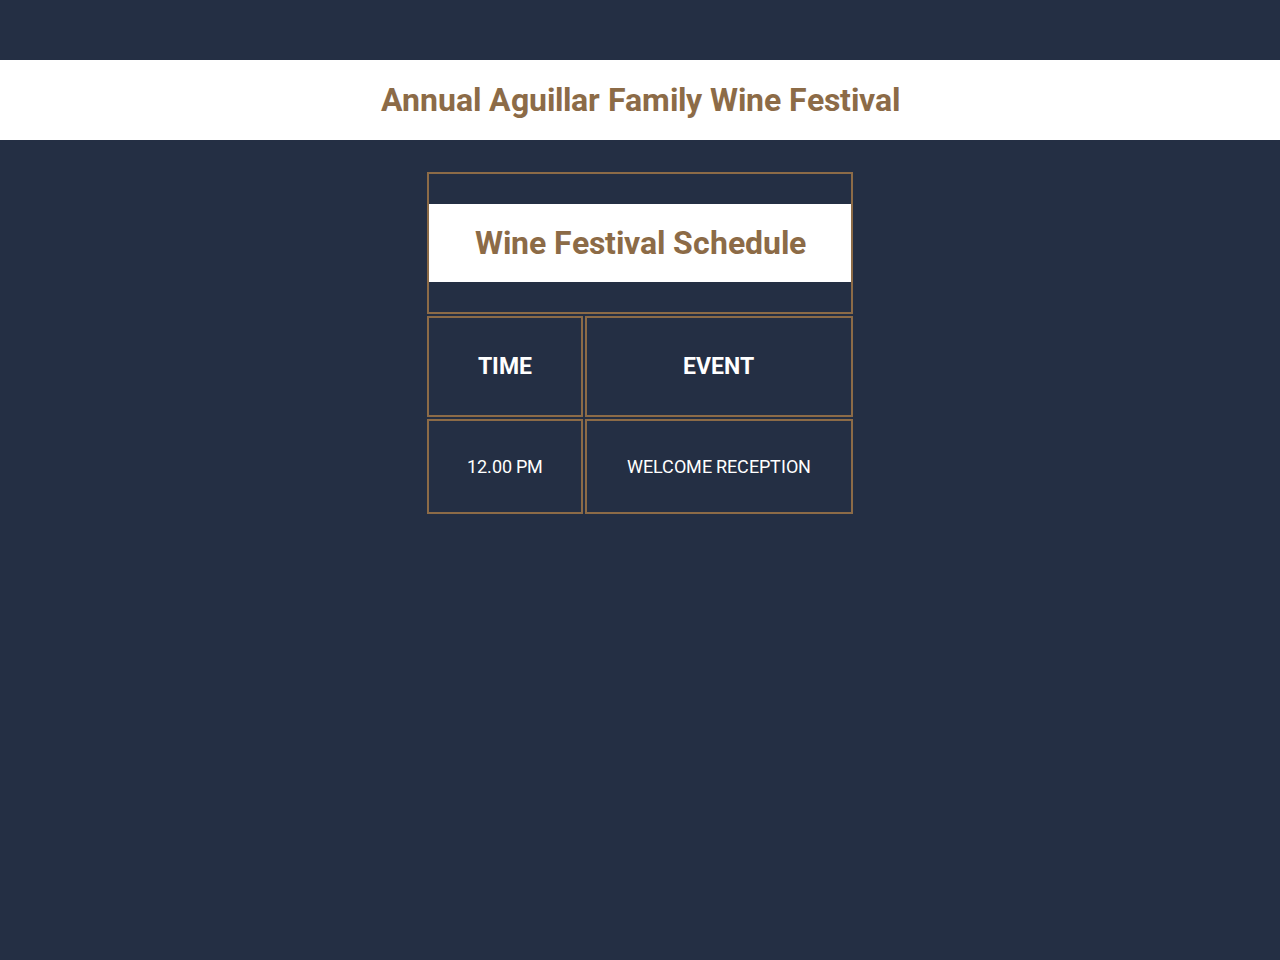
<file: WEEK-1/DAY-2/Task-3/task3.html>
<!DOCTYPE html>
<html lang="en">
  <head>
    <meta charset="UTF-8" />
    <meta http-equiv="X-UA-Compatible" content="IE=edge" />
    <meta name="viewport" content="width=device-width, initial-scale=1.0" />
    <title>Annual Festival</title>
    <link rel="stylesheet" href="style.css" />
  </head>
  <body>
    <div class="heading">
      <h1>Annual Aguillar Family Wine Festival</h1>
    </div>
    <div class="table-container">
      <table>
        <tr>
          <th colspan="2"><h3>Wine Festival Schedule</h3></th>
        </tr>
        <tr>
          <td>Time</td>
          <td>Event</td>
        </tr>
        <tr>
          <td>12.00 PM</td>
          <td>Welcome Reception</td>
        </tr>
      </table>
    </div>
  </body>
</html>
</file>
<file: WEEK-1/DAY-2/Task-2/style.css>
body{
	font-family: 'Poppins', sans-serif;
	font-weight: 300;
	font-size: 15px;
	line-height: 1.7;
	color: #c4c3ca;
	background-color: #e3e3e3;
	overflow-x: hidden;
  display: flex;
  align-items: center;
  justify-content: center;
}

a {
	cursor: pointer;
  transition: all 200ms linear;
}
a:hover {
	text-decoration: none;
}
.link {
  color: #c4c3ca;
}
.link:hover {
  color: #ffeba7;
}
p {
  font-weight: 500;
  font-size: 14px;
  line-height: 1.7;
}
h4 {
  font-weight: 600;
}
h6 span{
  padding: 0 20px;
  text-transform: uppercase;
  font-weight: 700;
}
.section{
  position: relative;
  width: 100%;
  display: block;
}
.full-height{
  min-height: 100vh;
}
[type="checkbox"]:checked,
[type="checkbox"]:not(:checked){
  position: absolute;
  left: -9999px;
}
.checkbox:checked + label,
.checkbox:not(:checked) + label{
  position: relative;
  display: block;
  text-align: center;
  width: 60px;
  height: 16px;
  border-radius:60px;
  padding:0;
  margin: 10px auto;
  cursor: pointer;
  background-color: #ffeba7;
}
.checkbox:checked + label:before,
.checkbox:not(:checked) + label:before{
  position: absolute;
  display: block;
  width: 36px;
  height: 36px;
  border-radius: 50%;
  color: #ffeba7;
  background-color: #102770;
  font-family: 'unicons';
  content: '\eb4f';
  z-index: 20;
  top: -10px;
  left: -26px;
  line-height: 36px;
  text-align: center;
  font-size: 24px;
  transition: all 0.5s ease;
}
.checkbox:checked + label:before {
  transform: translateX(44px) rotate(-270deg);
}


.card-3d-wrap {
  align-items: center;
  position: relative;
  width: 440px;
  max-width: 100%;
  height: 400px;
  -webkit-transform-style: preserve-3d;
  transform-style: preserve-3d;
  perspective: 800px;
  margin-top: 60px;
}
.card-3d-wrapper {
  align-items: center;
  width: 100%;
  height: 100%;
  position:absolute;    
  top: 0;
  left: 0;  
  -webkit-transform-style: preserve-3d;
  transform-style: preserve-3d;
  transition: all 600ms ease-out; 
}
.card-front, .card-back {
  align-items: center;
  width: 100%;
  height: 100%;
  background-color: #2a2b38;
  background-position: bottom center;
  background-repeat: no-repeat;
  background-size: 300%;
  position: absolute;
  border-radius: 6px;
  left:0;
  top: 0;
  -webkit-transform-style: preserve-3d;
  transform-style: preserve-3d;
  -webkit-backface-visibility: hidden;
  -moz-backface-visibility: hidden;
  -o-backface-visibility: hidden;
  backface-visibility: hidden;
}
.card-back {
  transform: rotateY(180deg);
}
.checkbox:checked ~ .card-3d-wrap .card-3d-wrapper {
  transform: rotateY(180deg);
}
.center-wrap{
  position: absolute;
  width: 100%;
  padding: 0 35px;
  top: 50%;
  left: 0;
  transform: translate3d(0, -50%, 35px) perspective(100px);
  z-index: 20;
  display: block;
}


.form-group{ 
  position: relative;
  display: block;
  margin: 0;
  padding: 0;
  width: 300px;
}
.form-style {
  align-items: center;
  padding: 13px ;
  padding-left: 55px;
  height: 48px;
  width: 100%;
  font-weight: 500;
  border-radius: 4px;
  font-size: 14px;
  line-height: 22px;
  letter-spacing: 0.5px;
  outline: none;
  color: #c4c3ca;
  background-color: #1f2029;
  border: none;
  -webkit-transition: all 200ms linear;
  transition: all 200ms linear;
  box-shadow: 0 4px 8px 0 rgba(21,21,21,.2);
}
.form-style:focus,
.form-style:active {
  border: none;
  outline: none;
  box-shadow: 0 4px 8px 0 rgba(21,21,21,.2);
}
.input-icon {
  position: absolute;
  top: 0;
  left: 18px;
  height: 48px;
  font-size: 24px;
  line-height: 48px;
  text-align: left;
  color: #ffeba7;
  -webkit-transition: all 200ms linear;
    transition: all 200ms linear;
}

.form-group input:-ms-input-placeholder  {
  color: #c4c3ca;
  opacity: 0.7;
  -webkit-transition: all 200ms linear;
    transition: all 200ms linear;
}
.form-group input::-moz-placeholder  {
  color: #c4c3ca;
  opacity: 0.7;
  -webkit-transition: all 200ms linear;
    transition: all 200ms linear;
}
.form-group input:-moz-placeholder  {
  color: #c4c3ca;
  opacity: 0.7;
  -webkit-transition: all 200ms linear;
    transition: all 200ms linear;
}
.form-group input::-webkit-input-placeholder  {
  color: #c4c3ca;
  opacity: 0.7;
  -webkit-transition: all 200ms linear;
    transition: all 200ms linear;
}
.form-group input:focus:-ms-input-placeholder  {
  opacity: 0;
  -webkit-transition: all 200ms linear;
    transition: all 200ms linear;
}
.form-group input:focus::-moz-placeholder  {
  opacity: 0;
  -webkit-transition: all 200ms linear;
    transition: all 200ms linear;
}
.form-group input:focus:-moz-placeholder  {
  opacity: 0;
  -webkit-transition: all 200ms linear;
    transition: all 200ms linear;
}
.form-group input:focus::-webkit-input-placeholder  {
  opacity: 0;
  -webkit-transition: all 200ms linear;
    transition: all 200ms linear;
}

.btn{  
  border-radius: 40px;
  height: 44px;
  font-size: 13px;
  font-weight: 600;
  text-transform: uppercase;
  -webkit-transition : all 200ms linear;
  transition: all 200ms linear;
  padding: 0 30px;
  letter-spacing: 1px;
  display: -webkit-inline-flex;
  display: -ms-inline-flexbox;
  display: inline-flex;
  -webkit-align-items: center;
  -moz-align-items: center;
  -ms-align-items: center;
  align-items: center;
  -webkit-justify-content: center;
  -moz-justify-content: center;
  -ms-justify-content: center;
  justify-content: center;
  -ms-flex-pack: center;
  text-align: center;
  border: none;
  background-color: #ffeba7;
  color: #102770;
  box-shadow: 0 8px 24px 0 rgba(255,235,167,.2);
}
.btn:active,
.btn:focus{  
  background-color: #102770;
  color: #ffeba7;
  box-shadow: 0 8px 24px 0 rgba(16,39,112,.2);
}
.btn:hover{  
  background-color: #102770;
  color: #ffeba7;
  box-shadow: 0 8px 24px 0 rgba(16,39,112,.2);
}
</file>
<file: WEEK-1/DAY-3/Task-1/style.css>
@import url('https://fonts.googleapis.com/css2?family=Nunito&display=swap');
@media print {
body {-webkit-print-color-adjust: exact;}
}
*{
    margin: 0;
    padding: 0;
    box-sizing: border-box;
}

body{
    background: linear-gradient(90deg,black,#022a3c) fixed;
    padding:50px;
    font-family: 'Nunito', sans-serif;
    font-weight: 400;
}

.card-container{
    display: flex;
    justify-content: center;
    align-items: center;
    gap: 50px;
    flex-wrap: wrap;
}

.card{
    width: 300px;
    height: auto;
    position: relative;
    background: #fff;
    display: flex;
    flex-direction: column;
    justify-content: center;
    align-items: center;
    border-radius: 4px;
    padding: 20px;
    transition: all .3s ease-in;
}
.card > *{
    padding: 10px;
}
.card .card-title{
    padding: 20px 10px;
    font-size: 1.5rem;
    text-transform: uppercase;
    text-shadow: 1px 0px 2px #262654;
}

.card:hover{
    background: #e84393;
    color: #fff;
    box-shadow: 0px 0px 11px 5px #000000;

}

.card .card-text{
    line-height: 20px;
    font-size: 400;
}
</file>
<file: WEEK-1/DAY-3/Task-2/style.css>
:root {
    --main-radius: 5px;
    --main-padding: 5px;
  }
  
  body {
    font-family: "Inter", sans-serif;
    background-color: black;
  }
  
  .container {
    display: grid;
    height: 100vh;
    grid-template-columns: 1fr 1fr 1fr 1fr;
    grid-template-rows: 0.2fr 1.5fr 1.2fr 0.8fr;
    grid-template-areas:
      "nav nav nav nav"
      "sidebar main main main"
      "sidebar content1 content2 content3"
      "sidebar footer footer footer";
    grid-gap: 0.2rem;
    font-weight: 800;
    text-transform: uppercase;
    font-size: 22px;
    color: #ebeeed;
    text-align: center;
  }
  
  nav {
    background: #4547b6;
    grid-area: nav;
    border-radius: var(--main-radius);
    padding-top: var(--main-padding);
  }
  
  main {
    background: #4547b6;
    grid-area: main;
    border-radius: var(--main-radius);
    padding-top: var(--main-padding);
  }
  
  #sidebar {
    background: #4547b6;
    grid-area: sidebar;
    border-radius: var(--main-radius);
    padding-top: var(--main-padding);
  }
  
  #content1 {
    background: #4547b6;
    grid-area: content1;
    border-radius: var(--main-radius);
    padding-top: var(--main-padding);
  }
  
  #content2 {
    background: #4547b6;
    grid-area: content2;
    border-radius: var(--main-radius);
    padding-top: var(--main-padding);
  }
  
  #content3 {
    background: #4547b6;
    grid-area: content3;
    border-radius: var(--main-radius);
    padding-top: var(--main-padding);
  }
  
  footer {
    background: #4547b6;
    grid-area: footer;
    border-radius: var(--main-radius);
    padding-top: var(--main-padding);
  }
  
  a {
    text-align: center;
    display: block;
    font-family: inherit;
    text-decoration: none;
    font-weight: bold;
    margin: 1rem;
  }
  
  @media only screen and (max-width: 550px) {
    .container {
      grid-template-columns: 1fr;
      grid-template-rows: 0.4fr 0.4fr 2.2fr 1.2fr 1.2fr 1.2fr 1fr;
      grid-template-areas:
        "nav"
        "sidebar"
        "main"
        "content1"
        "content2"
        "content3"
        "footer";
    }
  }
</file>
<file: WEEK-1/DAY-3/Task-3/style.css>
.wrapper {overflow: auto;}

#main {margin-left: 4px;}

#leftsidebar {
  float: none;
  width: auto;
}

#menulist {
  margin: 0;
  padding: 0;
}
#main p{
  font-size:20px;
  color: rgb(16, 62, 216);

}

.menuitem {
  background: #CDF0F6;
  border: 1px solid #d4d4d4;
  border-radius: 4px;
  list-style-type: none;
  margin: 4px;
  padding: 2px;
}

@media screen and (min-width: 480px) {
  #leftsidebar {width: 200px; float: left;}
  #main {margin-left: 216px;}
}
</file>
<file: WEEK-1/DAY-4&5/Task-1/style.css>
@import url("https://fonts.googleapis.com/css2?family=Inter:wght@400;700;800&display=swap");

* {
  margin: 0;
  padding: 0;
  box-sizing: border-box;
  font-family: "Inter", sans-serif;
}

img {
  max-width: 100%;
  width: 100%;
}

ul {
  list-style-type: none;
}

p {
  line-height: 1.8;
  color: hsl(236, 13%, 42%);
}

html {
  font-size: 15px;
}

body {
  max-width: 1200px;
  margin: auto;
  padding-bottom: 4rem;
}

.main {
  display: flex;
  align-items: center;
  justify-content: space-between;
  padding: 1.25rem;
}

.main nav #menu-close {
  background: transparent;
  border: none;
  outline: none;
  position: absolute;
  right: 1.25rem;
  top: 1.25rem;
  z-index: 99999;
  cursor: pointer;
}

.main nav {
  opacity: 0;
  z-index: -999;
  transition: all 0.3s ease-in-out;
}

.main nav.open {
  position: fixed;
  right: 0;
  top: 0;
  bottom: 0;
  width: 75vw;
  background-color: white;
  padding: 1.25rem;
  opacity: 1;
  z-index: 99999999999;
}

.main nav ul {
  position: absolute;
  top: 50%;
  transform: translateY(-50%);
}

.main nav ul li {
  margin: 1.5rem 0;
  font-size: 16px;
  cursor: pointer;
}

.main nav ul li:hover {
  color: hsl(5, 85%, 63%);
}

.main .menu-button button {
  background: transparent;
  outline: none;
  border: none;
  cursor: pointer;
}

.showcase {
  padding: 1.25rem;
  padding-top: 0;
}

.showcase h1 {
  font-size: 2rem;
  font-weight: 800;
  color: hsl(240, 100%, 5%);
  margin: 1rem 0;
}

.showcase div:first-child article p {
  margin-bottom: 1rem;
}

.showcase div:first-child article button {
  background-color: hsl(5, 85%, 63%);
  color: #fff;
  padding: 0.8rem 2rem;
  font-size: 1rem;
  font-weight: 700;
  border: none;
  outline: none;
  text-transform: uppercase;
  letter-spacing: 0.2rem;
  transition: all 0.3s ease-in-out;
}

.showcase div:first-child article button:hover {
  background-color: hsl(240, 100%, 5%);
  cursor: pointer;
}

.showcase > div:last-child {
  background-color: hsl(240, 100%, 5%);
  margin-top: 2rem;
  padding: 1.25rem 1.25rem 0;
}

.showcase > div:last-child h2 {
  color: hsl(35, 77%, 62%);
}

.showcase > div:last-child article {
  padding: 1.25rem 0;
}

.showcase > div:last-child article:not(:last-child) {
  border-bottom: 1px solid hsl(236, 13%, 42%);
}

.showcase > div:last-child h3 {
  color: #fff;
  margin-bottom: 0.5rem;
}

.showcase > div:last-child h3:hover {
  color: hsl(35, 77%, 62%);
  cursor: pointer;
}

.cards {
  padding: 1.25rem;
  display: grid;
  grid-template-columns: repeat(1, 1fr);
  gap: 2.5rem;
}

.cards article {
  display: flex;
  align-items: center;
  gap: 1.25rem;
}

.cards article img {
  width: 150px;
}

.cards article span {
  color: hsl(236, 13%, 42%);
  font-weight: bold;
  font-size: 2rem;
  opacity: 75%;
}

.cards article h4 {
  font-size: 1.25rem;
  color: hsl(240, 100%, 5%);
  margin: 1rem 0;
}

@media (min-width: 768px) {
  .cards {
    display: grid;
    grid-template-columns: repeat(2, 1fr);
    margin-top: 2rem;
  }
}

@media (min-width: 1024px) {
  .main {
    padding: 2rem 1.25rem;
  }

  .main nav {
    opacity: 1;
    z-index: auto;
    width: 100%;
  }

  .main nav.open {
    position: relative;
    top: 0;
    left: 0;
    width: auto;
    background-color: transparent;
    padding: 0;
    z-index: auto;
  }

  .main nav #menu-close {
    display: none;
  }

  .main nav ul {
    position: relative;
    top: 0;
    display: flex;
    align-items: center;
    justify-content: flex-end;
    gap: 2rem;
    transform: translateY(0%);
  }

  .main nav ul li {
    margin: 0;
  }

  .main .menu-button button {
    display: none;
  }

  .showcase {
    display: flex;
    gap: 2rem;
  }

  .showcase h1 {
    font-size: 3rem;
  }

  .showcase > div:first-child article {
    display: grid;
    grid-template-columns: repeat(2, 1fr);
    gap: 2rem;
    place-items: center;
    margin-top: 2rem;
  }

  .showcase > div:last-child {
    margin-top: 0;
  }

  .cards {
    grid-template-columns: repeat(3, 1fr);
  }
}
</file>
<file: WEEK-1/DAY-4&5/Task-2/style.css>
@import url("https://fonts.googleapis.com/css2?family=Poppins:wght@200;400;600&display=swap");

* {
  margin: 0;
  padding: 0;
}

body {
  font-family: "Poppins", sans-serif;
  font-size: 15px;
  background-color: hsl(0, 0%, 98%);
  color: hsl(229, 6%, 66%);
}

.container {
  max-width: 1200px;
  margin: 0 auto;
  padding: 50px 30px;
}

header {
  text-align: center;
}

header h2 {
  font-size: 34px;
  font-weight: 200;
  color: hsl(234, 12%, 34%);
}

header h3 {
  font-size: 34px;
  font-weight: 600;
  color: hsl(234, 12%, 34%);
}

header p {
  max-width: 600px;
  margin: 0 auto;
  margin-top: 20px;
}

.main {
  display: grid;
  grid-template-columns: 1fr 1fr 1fr;
  gap: 25px;
  margin-top: 60px;
}

.box {
  background-color: #fff;
  border-radius: 7px;
  padding: 30px;
  text-align: right;
}

.box-text {
  text-align: left;
  padding-bottom: 50px;
}

.box1 {
  border-top: 4px solid hsl(180, 62%, 55%);
}

.box2 {
  border-top: 4px solid hsl(0, 78%, 62%);
}

.box3 {
  border-top: 4px solid hsl(34, 97%, 64%);
}

.box4 {
  border-top: 4px solid hsl(212, 86%, 64%);
}

.box-text h5 {
  font-size: 20px;
  color: hsl(234, 12%, 34%);
  margin-bottom: 10px;
}

.box-container {
  display: flex;
  flex-direction: column;
  gap: 25px;
}

.box1,
.box4 {
  align-self: center;
}

@media only screen and (max-width: 768px) {
  .main {
    grid-template-columns: 1fr;
  }
}

@media only screen and (max-width: 425px) {
  body {
    font-size: 13px;
  }

  header h2 {
    font-size: 22px;
  }

  header h3 {
    font-size: 22px;
  }

  .box {
    padding: 20px;
  }

  .box-text {
    padding-bottom: 30px;
  }
}
/* Youtube link */
.link {
  position: fixed;
  background-color: #d12322;
  padding: 23px 40px;
  right: -100px;
  border-radius: 5px;
  top: 50%;
  transform: translateY(-50%);
  transform: rotate(-90deg);
  font-size: 18px;
  font-weight: 500;
  color: #fff;
  text-decoration: none;
  text-transform: capitalize;
  transition: all 0.1s ease-in-out;
}

.link i {
  padding-left: 7px;
}

.link:hover {
  text-decoration: underline;
  background-color: black;
}
</file>
<file: WEEK-1/DAY-4&5/Task-3/Order summary component/style.css>
@import url('https://fonts.googleapis.com/css2?family=Red+Hat+Display:wght@500;700;900&display=swap');

* {
    margin: 0;
    padding: 0;
    box-sizing: border-box;
}

body {
    font-family: 'Red Hat Display',
        sans-serif;
    min-height: 100vh;
    background-image: url(images/pattern-background-desktop.svg);
    background-repeat: no-repeat;
    background-size: cover;
    background-color: hsl(225, 100%, 94%);
    position: relative;
    font-size: 16px;
}

.container {
    position: absolute;
    left: 50%;
    top: 50%;
    transform: translate(-50%, -50%);
    max-width: 450px;
    background: white;
    border-radius: 20px;
    overflow: hidden;
}

.text-content {
    padding: 7%;
    text-align: center;
}

.title {
    color: hsl(223, 47%, 23%);
    font-weight: 900;
    font-size: 32px;
    margin-bottom: 20px;
}

.text-content p.subtitle {
    color: #8a8a8a;
    margin-bottom: 25px;
}

.plan-box {
    background-color: hsl(225, 100%, 98%);
    border-radius: 12px;
    display: flex;
    padding: 25px;
    align-items: center;
    justify-content: space-between;
}

.plan-box-left {
    display: flex;
    align-items: center;
    text-align: left;
}

.plan-box-left div {
    margin-left: 20px;
}

.plan-box-left div h5 {
    font-weight: 900;
    font-size: 15px;
    color: hsl(223, 47%, 23%);
}

.plan-box-left div p {
    font-size: 14px;
    color: #8a8a8a;
}

.plan-box a {
    font-weight: 900;
    color: hsl(223, 47%, 23%);
    transition: color .3s ease;
}

.plan-box a:hover {
    text-decoration: none;
    color: hsl(245, 75%, 52%);
}

a.proceed-btn {
    display: block;
    text-decoration: none;
    color: white;
    background-color: hsl(245, 75%, 52%);
    padding: 20px 0;
    border-radius: 12px;
    margin: 30px 0;
    transition: background-color .3s ease;
}

a.proceed-btn:hover {
    background-color: hsl(224, 23%, 55%);
}

a.cancel-btn {
    color: hsl(224, 23%, 55%);
    text-decoration: none;
    font-weight: 900;
    transition: color .3s ease;
}

a.cancel-btn:hover {
    color: hsl(223, 47%, 23%);
}

@media only screen and (max-width: 425px) {
    body {
        background-image: url(images/pattern-background-mobile.svg);
        font-size: 14px;
    }

    .container {
        max-width: 87%;
    }

    .title {
        font-size: 23px;
    }

    div.plan-box {
        padding: 12px;
    }

    .plan-box-left div {
        margin-left: 10px;
    }

    a.proceed-btn,
    a.cancel-btn,
    .plan-box a {
        font-size: 13px;
    }

    .text-content {
        padding: 9% 7%;
    }
}

/* Youtube link */
.link {
    position: fixed;
    background-color: #D12322;
    padding: 23px 40px;
    right: -87px;
    border-radius: 5px;
    top: 50%;
    transform: translateY(-50%);
    transform: rotate(-90deg);
    font-size: 18px;
    font-weight: 500;
    color: #FFF;
    text-decoration: none;
    text-transform: capitalize;
    transition: all .1s ease-in-out;
}

.link i {
    padding-left: 7px;
}

.link:hover {
    text-decoration: underline;
    background-color: black;
}
</file>
<file: WEEK-1/DAY-4&5/Task-4/QR code component/style.css>
@import url('https://fonts.googleapis.com/css2?family=Outfit:wght@400;700&display=swap');
*{
    margin: 0;
    padding: 0;
}
body{
    font-family: 'Outfit', sans-serif;
    background-color: hsl(212, 45%, 89%);
    min-height: 100vh;
    display: flex;
    align-items: center;
    font-size: 15px;
}
.container{
    max-width: 360px;
    margin: 0 auto;
}
.card{
    background-color: hsl(0, 0%, 100%);
    padding: 18px;
    border-radius: 17px;
    text-align: center;
    margin: 0 1em;
}
.card img{
    width: 100%;
    border-radius: 12px;
}
.text{
    padding: 22px 10px;
}
.text h2{
    color: hsl(218, 44%, 22%);
    padding-bottom: 15px;
}
.text p{
    color: hsl(220, 15%, 55%);
}
/* Youtube link */
.link {
  position: fixed;
  background-color: #d12322;
  padding: 23px 40px;
  right: -90px;
  border-radius: 5px;
  top: 50%;
  transform: translateY(-50%);
  transform: rotate(-90deg);
  font-size: 18px;
  font-weight: 500;
  color: #fff;
  text-decoration: none;
  text-transform: capitalize;
  transition: all 0.1s ease-in-out;
}

.link i {
  padding-left: 7px;
}

.link:hover {
  text-decoration: underline;
  background-color: black;
}
</file>
<file: WEEK-1/DAY-4&5/Task-5/social proof/style.css>
@import url("https://fonts.googleapis.com/css2?family=Spartan:wght@400;500;700&display=swap");
@media (min-width: 750px) {
  @keyframes appearFromTheRight {
    from {
      transform: translateX(70%);
    }
    to {
      transform: translateX(0%);
    }
  }
  @keyframes appearFromTheRight4em {
    from {
      transform: translateX(70%);
    }
    to {
      transform: translateX(20%);
    }
  }
  @keyframes appearFromTheRight8em {
    from {
      transform: translateX(70%);
    }
    to {
      transform: translateX(35%);
    }
  }
  @keyframes appeaFromTheBottom {
    from {
      transform: translateY(70%);
    }
    to {
      transform: translateY(0%);
    }
  }
  @keyframes appeaFromTheBottom1em {
    from {
      transform: translateY(70%);
    }
    to {
      transform: translateY(10%);
    }
  }
  @keyframes appeaFromTheBottom2em {
    from {
      transform: translateY(70%);
    }
    to {
      transform: translateY(15%);
    }
  }
}
@keyframes appear {
  from {
    opacity: 0;
  }
  to {
    opacity: 1;
  }
}
body {
  box-sizing: border-box;
  padding: 0;
  margin: 0;
  font-size: 24px;
}

body::-webkit-scrollbar {
  width: 8px;
  height: 8px;
  display: block;
}

body::-webkit-scrollbar-thumb {
  background: #ccc;
  border-radius: 4px;
}

body::-webkit-scrollbar-thumb:hover {
  background: #b3b3b3;
  box-shadow: 0 0 2px 1px rgba(0, 0, 0, 0.2);
}

body::-webkit-scrollbar-thumb:active {
  background-color: #999999;
}

body::-webkit-scrollbar-track {
  background: #e1e1e1;
  border-radius: 4px;
}

body::-webkit-scrollbar-track:hover,
body::-webkit-scrollbar-track:active {
  background: #d4d4d4;
}

a {
  text-decoration: none;
}

.content-wrapper {
  max-width: 1200px;
  margin: auto;
  margin-top: 5%;
  animation: appear 1s;
  padding: 1em;
}

footer {
  display: block;
  width: 100%;
  font-family: "Spartan", sans-serif;
  font-size: 1rem;
  text-align: center;
  padding-top: 2em;
  padding-bottom: 2em;
  margin-top: 5em;
}

@media (max-width: 750px) {
  .content-wrapper {
    padding: 1em;
  }

  footer {
    padding: 0;
    padding-bottom: 2em;
  }
}
.pattern-top, .pattern-bottom {
  position: fixed;
  background-repeat: no-repeat;
}

.pattern-top {
  width: 50vw;
  height: 50vw;
  top: 0;
  left: 0;
  background-image: url(images/bg-pattern-top-desktop.svg);
  background-position: top;
  background-size: contain;
}

.pattern-bottom {
  width: 30vw;
  height: 50vw;
  bottom: 0;
  background-image: url(images/bg-pattern-bottom-desktop.svg);
  background-position: bottom;
  background-size: cover;
}

@media (min-width: 750px) {
  .pattern-top {
    top: 0;
    left: 0;
    background-image: url(images/bg-pattern-top-mobile.svg);
  }

  .pattern-bottom {
    bottom: 0;
    right: 0;
    background-image: url(images/bg-pattern-bottom-mobile.svg);
    transform: rotateX(360deg);
    background-position: bottom;
  }
}
.content-upside {
  display: flex;
  flex-direction: row;
  width: 100%;
}
.content-upside .upside_title {
  display: block;
  width: 40%;
  padding: 1em;
}
.content-upside .upside_title h1 {
  display: block;
  font-family: "Spartan", sans-serif;
  font-size: 3.5vw;
  color: #502050;
  width: 100%;
}
.content-upside .upside_title p {
  display: block;
  width: 100%;
  font-family: "Spartan", sans-serif;
  font-size: 1rem;
  font-weight: 500;
  line-height: 1.6;
  color: #937b92;
}
.content-upside .upside_rated {
  display: flex;
  flex-direction: column;
  gap: 1em;
  width: 60%;
  margin-top: 3em;
}
.content-upside .upside_rated .rated-card {
  display: block;
  width: 70%;
  background-color: #f7f2f7;
  border-radius: 4px;
}
.content-upside .upside_rated .rated-card .card-icon {
  display: inline-block;
  margin-left: 1.5em;
}
.content-upside .upside_rated .rated-card p {
  display: inline-block;
  font-family: "Spartan", sans-serif;
  font-weight: 700;
  font-size: 1vw;
  margin-left: 2em;
  color: #502050;
}
.content-upside .upside_rated .rated-card:nth-child(1) {
  animation: appearFromTheRight 1s;
}
.content-upside .upside_rated .rated-card:nth-child(2) {
  animation: appearFromTheRight4em 1.5s forwards;
}
.content-upside .upside_rated .rated-card:nth-child(3) {
  animation: appearFromTheRight8em 2s forwards;
}

@media (max-width: 750px) {
  .content-upside {
    flex-direction: column;
  }
  .content-upside .upside_title {
    width: 100%;
    padding: 0;
  }
  .content-upside .upside_title h1 {
    width: 100%;
    text-align: center;
    font-size: 3rem;
    line-height: 1;
  }
  .content-upside .upside_title p {
    text-align: center;
    font-size: 1.1rem;
  }
  .content-upside .upside_rated {
    width: 100%;
    margin: auto;
  }
  .content-upside .upside_rated .rated-card {
    width: 100%;
    padding-top: 1em;
  }
  .content-upside .upside_rated .rated-card .card-icon {
    display: flex;
    justify-content: center;
    width: 50%;
    margin: auto;
    gap: 0.5em;
  }
  .content-upside .upside_rated .rated-card p {
    text-align: center;
    width: 100%;
    margin-left: 0;
    font-size: 2vw;
  }
}
.content-downside {
  display: flex;
  flex-direction: row;
  gap: 1em;
  font-family: "Spartan", sans-serif;
}
.content-downside .downside-quote-card {
  display: block;
  background-color: #502050;
  padding: 1.5em;
  border-radius: 8px;
}
.content-downside .downside-quote-card .quote-header {
  display: flex;
  flex-direction: row;
  align-items: flex-start;
  justify-content: start;
}
.content-downside .downside-quote-card .quote-header .img-profile {
  display: block;
}
.content-downside .downside-quote-card .quote-header .img-profile img {
  border-radius: 100%;
  width: 80%;
}
.content-downside .downside-quote-card .quote-header .name-role {
  font-size: 1rem;
}
.content-downside .downside-quote-card .quote-header .name-role p {
  display: block;
  font-weight: 700;
  margin-top: 0.5em;
  margin-bottom: 0.5em;
  color: white;
}
.content-downside .downside-quote-card .quote-header .name-role span {
  color: #ee68a4;
}
.content-downside .downside-quote-card .quote-body {
  display: block;
}
.content-downside .downside-quote-card .quote-body p {
  color: white;
  font-size: 0.8rem;
  font-weight: lighter;
  line-height: 1.8;
}
.content-downside .downside-quote-card:nth-child(1) {
  animation: appeaFromTheBottom 1s;
}
.content-downside .downside-quote-card:nth-child(2) {
  animation: appeaFromTheBottom1em 1.5s forwards;
}
.content-downside .downside-quote-card:nth-child(3) {
  animation: appeaFromTheBottom2em 2s forwards;
}

@media (max-width: 750px) {
  .content-downside {
    flex-direction: column;
    margin-top: 2em;
  }
}
</file>
<file: WEEK-1/DAY-1/TASK-2/style.css>
body{
    margin: 100px;
}
.locaton{}
.locaton .input-box{
    display: flex;
    align-items: center;

}
.locaton .input-box label{
    min-width: 120px;

}
.locaton .input-box input{
    padding: 5px;
    margin-bottom: 15px;
    width: 300px;

}
.locaton .input-box textarea{
    width: 300px;
    padding: 5px;
}
legend{
    font-size: 25px;
    font-weight:600;
    margin-bottom: 30px;

}
fieldset{
    padding: 20px 60px;
}
</file>
<file: WEEK-1/DAY-2/Task-3/style.css>
@import url('https://fonts.googleapis.com/css2?family=Roboto&display=swap');

*{
    margin:0;
    padding: 0;
    box-sizing: border-box;
}

body{
    font-family: 'Roboto', sans-serif;
    width: 100vw;
    min-height: 100vh;
    background-color: #242F44;
}

.heading{
    width: 100%;
    background-color: white;
    height: 80px;
    margin-top:60px;
}

.heading h1{
    font-size: 2em;
    text-align: center;
    color:#8C6B47;
    line-height: 80px;
}

.table-container{
    display: flex;
    align-items: center;
    justify-content: center;
}
table{
    margin-top:30px;
    width: 430px;
    height: 280px;
}

table tr{
    font-size: 1.5em;
    text-align: center;
}

table tr th{
    border:solid 2px #8C6B47;
    padding:30px 0;
}

table tr th h3{
    background-color: #fff;
    padding:20px;
    font-size: 32px;
    color:#8C6B47;
}

table tr td{
    border:solid 2px #8C6B47;
    padding:35px;
}

table tr:nth-child(2){
    text-transform: uppercase;
    font-weight: bold;
    font-size: 23px;
    color:#fff;
}

table tr:nth-child(3){
    font-size: 18px;
    color:white;
    text-transform: uppercase;
}

@media only screen and (max-width: 600px){
    .heading h1{
        font-size: 1.5em;
    }
}
</file>
